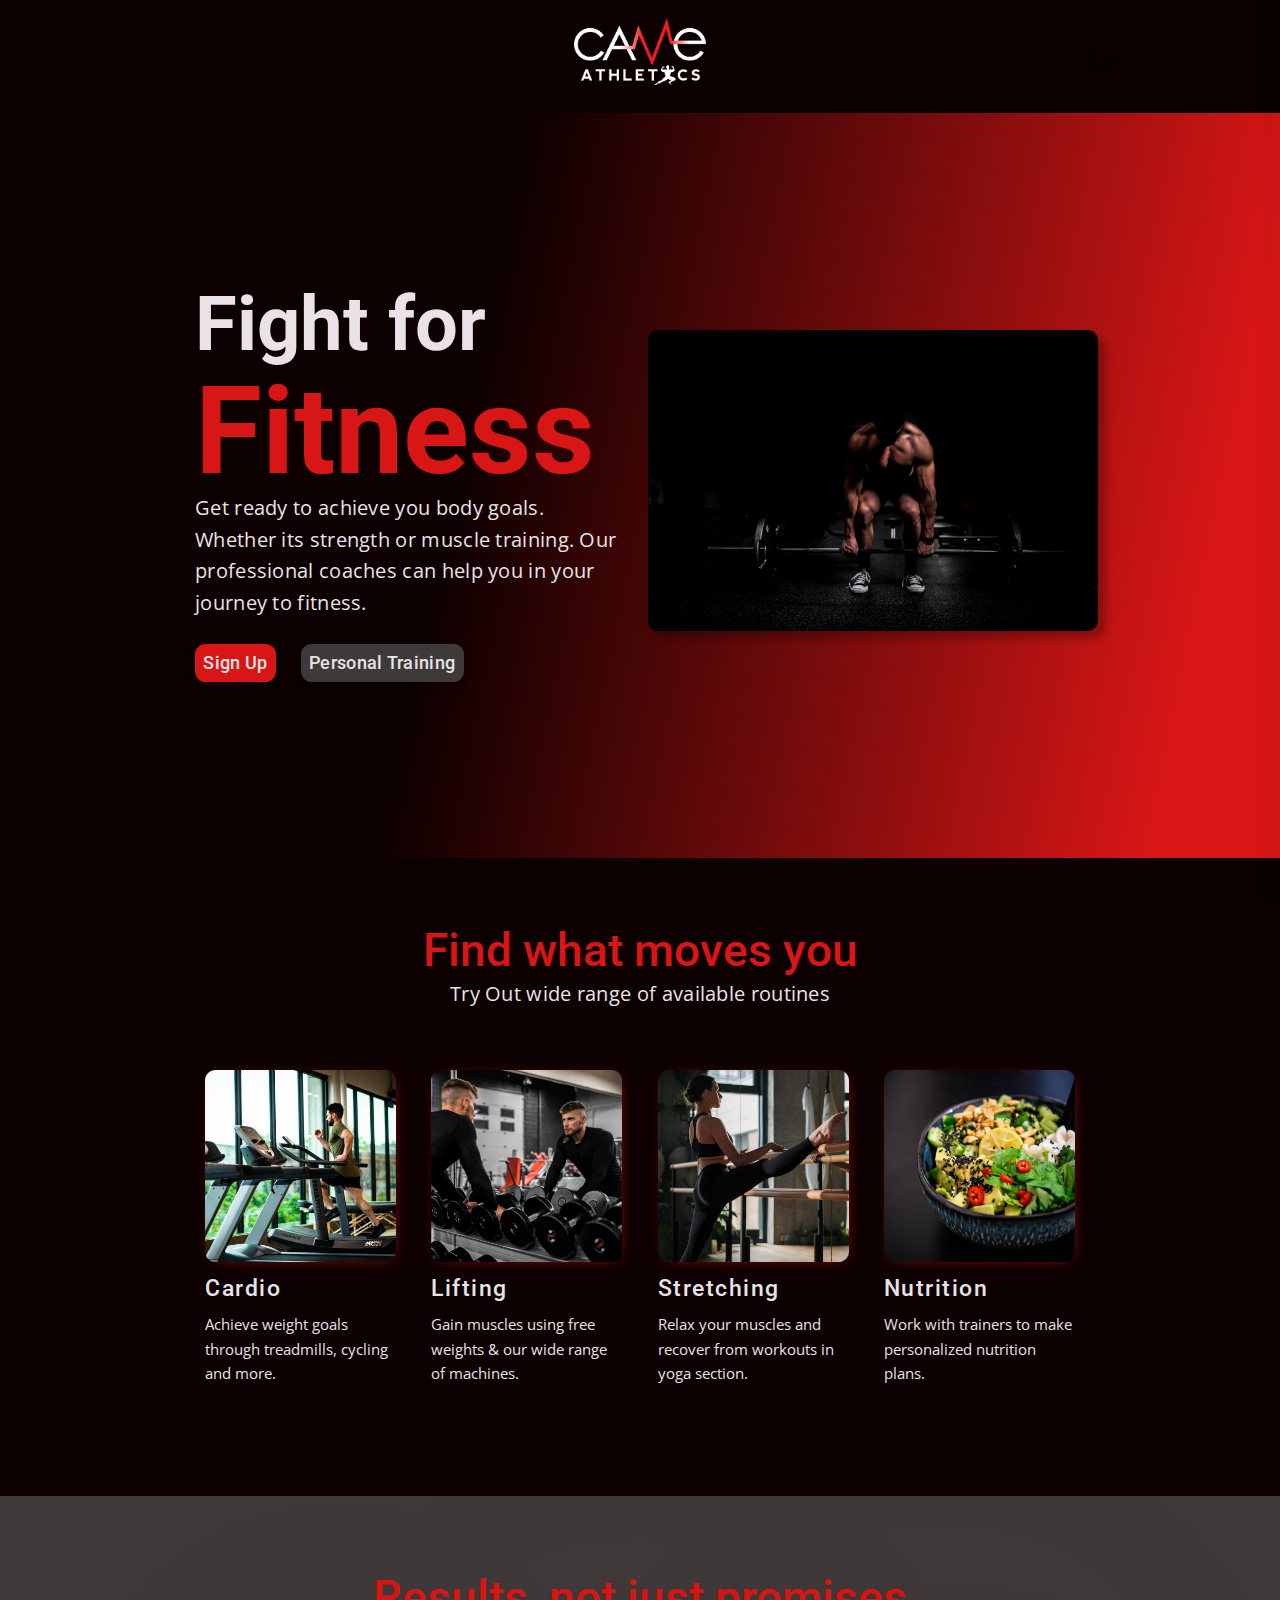
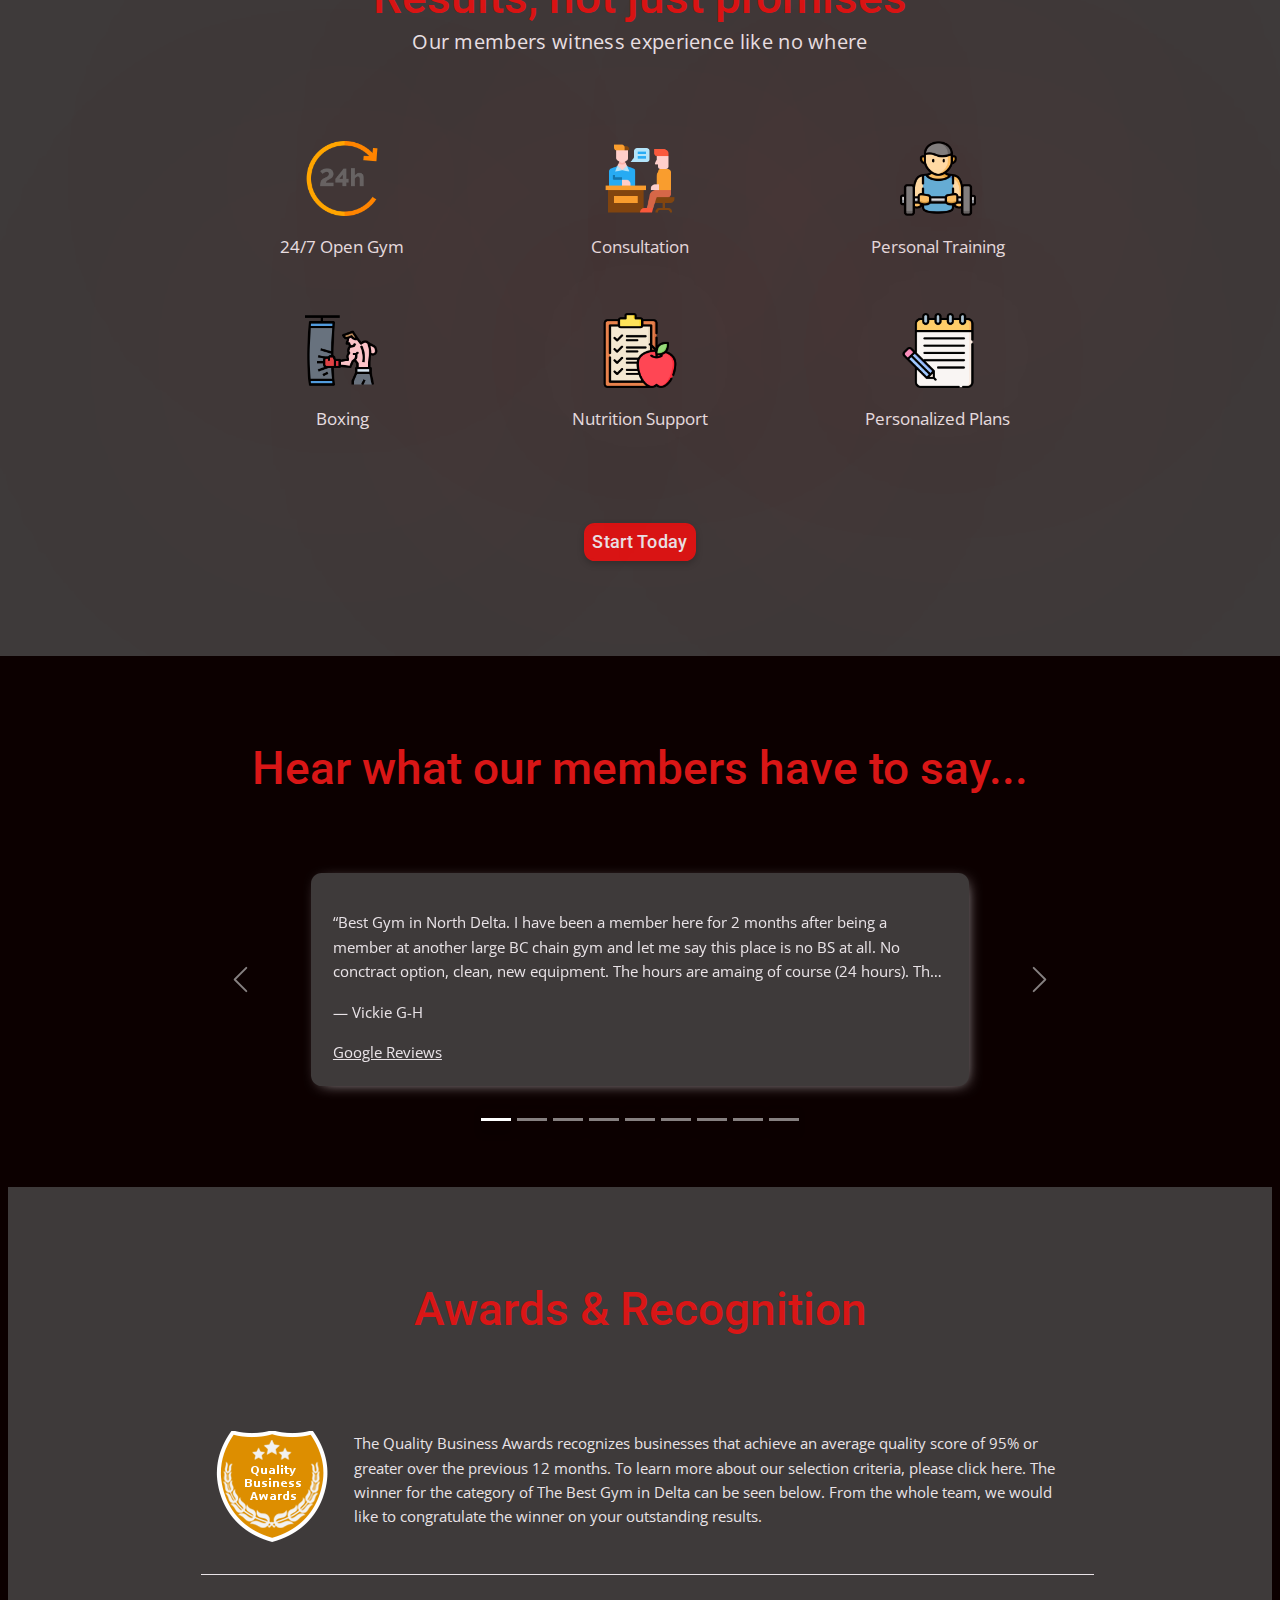
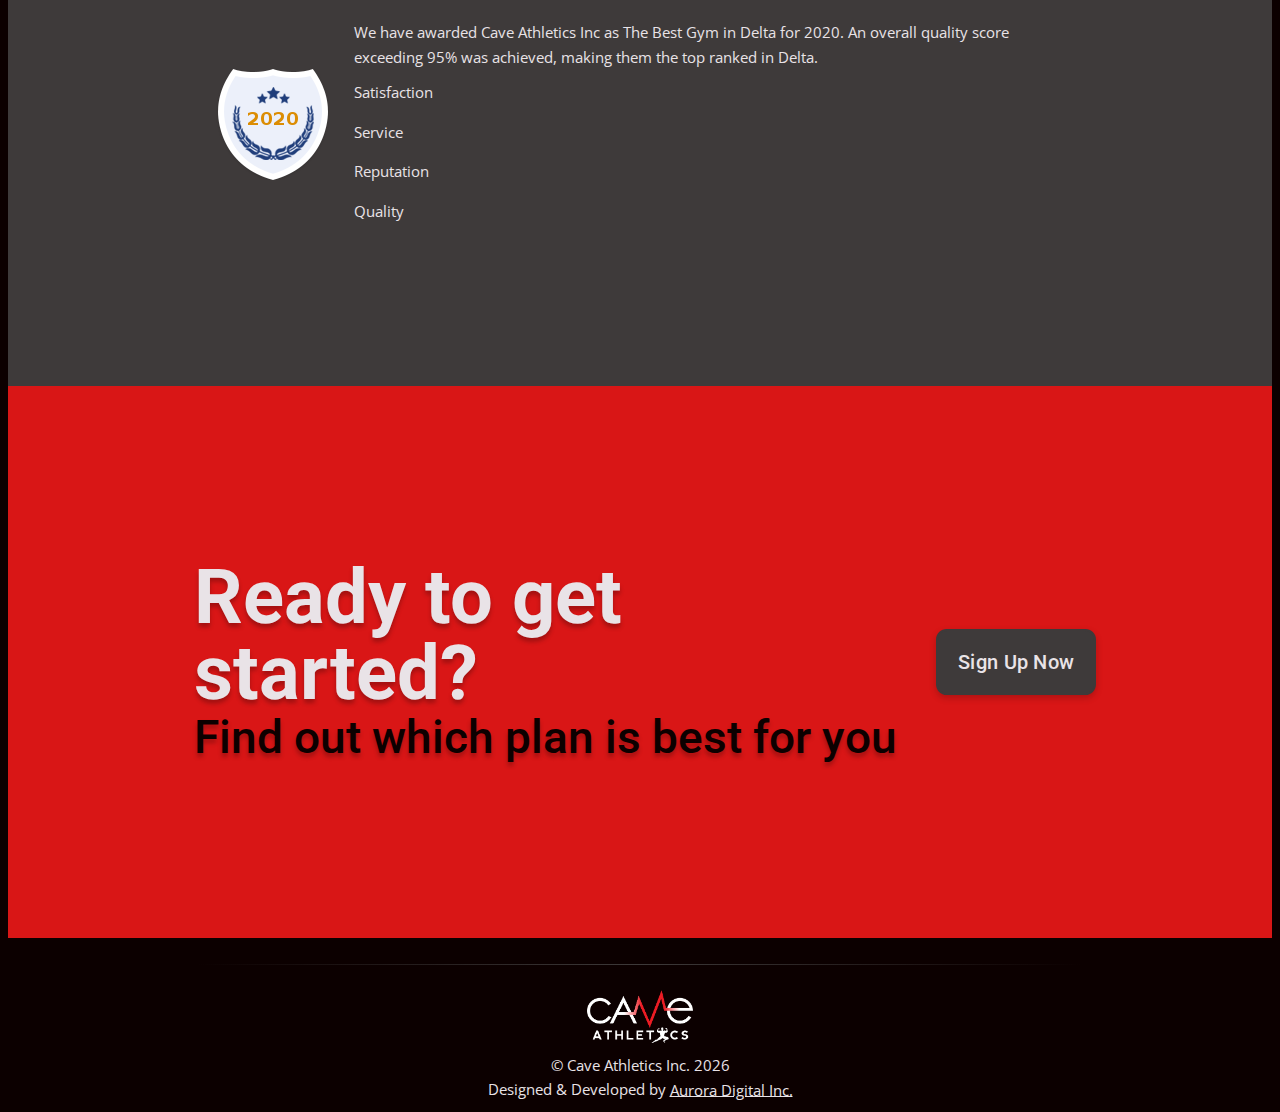
<file: index.html>
<!DOCTYPE html>
<html lang="en">
<head>
    <meta charset="UTF-8">
    <meta http-equiv="X-UA-Compatible" content="IE=edge">
    <meta name="google-site-verification" content="sxgr53rz-kWr8BhhiUSo6igvkqZaVdwkjV13hT8g4FI" />
    <meta name="google-site-verification" content="i2y8y-N7UCEtUu8TQs43aBZeSVRgyOuadppDE0Oa8GM" />
    <meta name="viewport" content="width=device-width, initial-scale=1.0">
    <meta name="description" content="Awarded Best Gym in Delta. Experience world class equipment at Cave Athletics.">
    <meta name="keywords" content="24/7 Gym, Gym in Delta, Gym near me, Gym, Best Gym">
    <meta name=”robots” content="index, follow">
    <title>Cave Athletics</title>
    <link rel="icon" type="image/png" href="./assets/images/logo/icon.png">

    <link rel="stylesheet" href="https://cdnjs.cloudflare.com/ajax/libs/font-awesome/5.15.3/css/all.min.css" integrity="sha512-iBBXm8fW90+nuLcSKlbmrPcLa0OT92xO1BIsZ+ywDWZCvqsWgccV3gFoRBv0z+8dLJgyAHIhR35VZc2oM/gI1w==" crossorigin="anonymous" referrerpolicy="no-referrer" />
    
    <link rel="stylesheet" href="./utility/bootstrap-5.0.1-dist/css/bootstrap_wrapper.css">
    <link rel="stylesheet" href="./utility/main.css">
    <link rel="stylesheet" href="./navbar.css">
    <link rel="stylesheet" href="./footer.css">
    <link rel="stylesheet" href="./index.css">
</head>
<body>
    <!-- Navbar -->
    <nav id="navbar" class="navbar-container container container-flex-row container-span-width">
        <div class="logo-image-container container">
            <img src="./assets/images/logo/white_logo.png" alt="Cave Athletics Logo White" onclick="redirectHomePage()">
        </div>
  
        <div class="page-links-container container container-flex-row">
          <a href="/" class="active-link">Home</a>
          <!-- <a href="/plans.html" class="inactive-link">Plans</a> -->
          <a href="/personal-training.html" class="inactive-link">Personal Training</a>
          <a href="/boxing.html" class="inactive-link">Boxing</a>
          <a href="/gallery.html" class="inactive-link">Gallery</a>
          <a href="/contact.html" class="inactive-link">Contact Us</a>
          <a href="/faq.html" class="inactive-link">FAQs</a>
          <a href="/store.html" class="inactive-link">Store</a>
        </div>

        <div class="btn-container container">
            <button class="primary-btn">
                <a href="./plans.html">Sign Up</a>
            </button>
        </div>

        <div id="expand-nav-btn" class="side-nav-open-btn-container container">
            <button onclick="expand_side_nav()">
                <i class="fas fa-bars fa-2x"></i>
            </button>
        </div>
    </nav>

    <div class="sidenav-wrapping-container"></div>
    <div id="sidenav" class="sidenav-container container-flex-column container-span-width">
        <div class="logo-image-container container container-flex-row">
            <img src="./assets/images/logo/black_logo.png" alt="Cave Athletics Logo White">

            <div id="collapse-nav-btn" class="side-nav-close-btn-container container">
                <button onclick="collapse_side_nav()">
                    <i class="fas fa-times fa-lg"></i>
                </button>
            </div>
        </div>
  
        <div class="page-links-container container container-flex-column">
          <a href="/" class="active-link sub-heading text-shadow">Home</a>
          <!-- <a href="/plans.html" class="inactive-link sub-heading text-shadow">Plans</a> -->
          <a href="/personal-training.html" class="inactive-link sub-heading text-shadow">Personal Training</a>
          <a href="/boxing.html" class="inactive-link sub-heading text-shadow">Boxing</a>
          <a href="/gallery.html" class="inactive-link sub-heading text-shadow">Gallery</a>
          <a href="/contact.html" class="inactive-link sub-heading text-shadow">Contact Us</a>
          <a href="/faq.html" class="inactive-link sub-heading text-shadow">FAQs</a>
          <a href="/store.html" class="inactive-link sub-heading text-shadow">Store</a>
        </div>

        <div class="btn-container container">
            <button class="primary-btn">
                <a href="./plans.html" class="text-shadow sub-heading">Sign Up Today</a>
            </button>
        </div>
    </div>

    <!-- Main -->
    <main>
        <div class="tag-line-wrapping-container container">
            <div class="tag-line-container container container-parent container-flex-row container-span-width">
                <div class="tag-line container container-flex-column">
                    <p class="big-heading-1">Fight for</p>
                    <p class="big-heading-2 primary-color-text">Fitness</p>
                    <p class="sub-heading">
                        Get ready to achieve you body goals. Whether its strength or muscle training. Our professional coaches can help you in your journey to fitness. 
                    </p>
                    <div class="btn-container container container-flew-row">
                        <button class="primary-btn">
                            <a href="./plans.html">Sign Up</a>
                        </button>
                        <button class="secondary-btn">
                            <a href="./personal-training.html">Personal Training</a>
                        </button>
                    </div>
                </div>
                <div class="image-container container">
                    <img src="./assets/images/tag-line-image.jpg" alt="Bodybuilder performing deadlifts">
                </div>
            </div>
        </div>

        <div class="service-view-container container container-parent container-span-width">
            <div class="heading-container container container-center">
                <p class="heading text-center primary-color-text">Find what moves you</p>
                <p class="sub-heading text-center">Try Out wide range of available routines</p>
            </div>

            <div class="routine-container container container-flex-row">
                <div class="routine container">
                    <img src="./assets/images/cardio.jpg" alt="Runner on treadmill">
                    <p class="text-heading">Cardio</p>
                    <p class="text-sub-heading">Achieve weight goals through treadmills, cycling and more.</p>
                </div>
                <div class="routine container">
                    <img src="./assets/images/weight-lifting.jpg" alt="Bodybuilder lifting free weights">
                    <p class="text-heading">Lifting</p>
                    <p class="text-sub-heading">Gain muscles using free weights & our wide range of machines.</p>
                </div>
                <div class="routine container">
                    <img src="./assets/images/streching.jpg" alt="Woman Stretching">
                    <p class="text-heading">Stretching</p>
                    <p class="text-sub-heading">Relax your muscles and recover from workouts in yoga section.</p>
                </div>
                <div class="routine container">
                    <img src="./assets/images/nutrition.jpg" alt="Healthy Salad bowl">
                    <p class="text-heading">Nutrition</p>
                    <p class="text-sub-heading">Work with trainers to make personalized nutrition plans.</p>
                </div>
            </div>
        </div>

        <div class="results-promise-wrapping-container container">
            <div class="results-promise-container container container-parent container-span-width">
                <div class="heading-container container container-center">
                    <p class="heading text-center primary-color-text">Results, not just promises</p>
                    <p class="sub-heading text-center">Our members witness experience like no where</p>
                </div>
    
                <div class="promise-container container container-parent container-flex-row">
                    <div class="promise container">
                        <img src="./assets/images/24-hours.png" alt="24/7 Open Sign">
                        <p class="text-sub-heading text-center">24/7 Open Gym</p>
                    </div>
                    <div class="promise container">
                        <img src="./assets/images/consulting.png" alt="Office consultation">
                        <p class="text-sub-heading text-center">Consultation</p>
                    </div>
                    <div class="promise container">
                        <img src="./assets/images/weight-lifting.png" alt="Wight lifiting Personal">
                        <p class="text-sub-heading text-center">Personal Training</p>
                    </div>
                    <div class="promise container">
                        <img src="./assets/images/boxing.png" alt="Boxing Practice">
                        <p class="text-sub-heading text-center">Boxing</p>
                    </div>
                    <div class="promise container">
                        <img src="./assets/images/plan.png" alt="Nutrition Plans">
                        <p class="text-sub-heading text-center">Nutrition Support</p>
                    </div>
                    <div class="promise container">
                        <img src="./assets/images/pencil.png" alt="Personlized Plans">
                        <p class="text-sub-heading text-center">Personalized Plans</p>
                    </div>
                </div>

                <button class="primary-btn">
                    <a href="./plans.html">Start Today</a>
                </button>
            </div>
        </div>

        <div class="review-container container container-parent container-span-width">
            <p class="heading text-center primary-color-text">Hear what our members have to say...</p>
            
            <div class="bootstrap">
                
                <div id="carouselExampleControls" class="carousel slide" data-bs-ride="carousel" data-bs-interval=7000>    
                    <div class="carousel-indicators">
                        <button type="button" data-bs-target="#carouselExampleControls" data-bs-slide-to="0" class="active" aria-current="true" aria-label="Slide 1"></button>
                        <button type="button" data-bs-target="#carouselExampleControls" data-bs-slide-to="1" aria-label="Slide 2"></button>
                        <button type="button" data-bs-target="#carouselExampleControls" data-bs-slide-to="2" aria-label="Slide 3"></button>
                        <button type="button" data-bs-target="#carouselExampleControls" data-bs-slide-to="3" aria-label="Slide 4"></button>
                        <button type="button" data-bs-target="#carouselExampleControls" data-bs-slide-to="4" aria-label="Slide 5"></button>
                        <button type="button" data-bs-target="#carouselExampleControls" data-bs-slide-to="5" aria-label="Slide 6"></button>
                        <button type="button" data-bs-target="#carouselExampleControls" data-bs-slide-to="6" aria-label="Slide 7"></button>
                        <button type="button" data-bs-target="#carouselExampleControls" data-bs-slide-to="7" aria-label="Slide 8"></button>
                        <button type="button" data-bs-target="#carouselExampleControls" data-bs-slide-to="8" aria-label="Slide 9"></button>
                    </div>
                    
                    <div class="carousel-inner">
                        <div class="carousel-item active">
                            <div class="review container container-center container-clr-bg-secondary">
                                <p id="reviewer-text" class="text-sub-heading">
                                    “Best Gym in North Delta. I have been a member here for 2 months after being a member at another large BC chain gym and let me say this place is no BS at all. No conctract option, clean, new equipment. The hours are amaing of course (24 hours). The place is clean, the equipment is fantastic for lifters and cardio lovers. I usually go to the gym around 8-9 am or 7-8pm and the gym is never too crowded. I wish they had a hip abduction machine though.”
                                </p>
                                <p id="reviewer-name" class="text-sub-heading">— Vickie G-H</p>
                
                                <div class="star-ratings">
                                    <i class="fas fa-star"></i>
                                    <i class="fas fa-star"></i>
                                    <i class="fas fa-star"></i>
                                    <i class="fas fa-star"></i>
                                    <i class="fas fa-star"></i>
                                </div>
                                <p class="text-sub-heading ratings-source">
                                    <a href="https://www.google.com/search?gs_ssp=eJzj4tVP1zc0TDeryDMtzDM1YLRSNagwNbEwTbFMTTJMMTcwS01MsjKoSEpJMzO2MEszN7M0Mk-zTPTiS04sS1VILMnISS3JTC4GAMGzFQk&q=cave+athletics&rlz=1C5CHFA_enIN917IN917&oq=cave+&aqs=chrome.1.69i57j46i39i175i199j46i175i199j46i131i175i199i433j0i433j69i60l3.2136j0j7&sourceid=chrome&ie=UTF-8#lrd=0x5485d9eb1d706eab:0xbdf6386f76927f9a,1,,," target="_blank">
                                        Google Reviews
                                    </a> 
                                </p>
                            </div>
                        </div>
                        <div class="carousel-item">
                            <div class="review container container-center container-clr-bg-secondary">
                                <p id="reviewer-text" class="text-sub-heading">
                                    “I m sharing my views about this place to let you all know that this is the best place for work out . Super friendly staff n very hard-working . Love them all . I came here to get rid from depression and my trainer is amazing . She is training me very well . Thank you so much Sapna😍.”
                                </p>
                                <p id="reviewer-name" class="text-sub-heading">— Rajvir Phagura</p>
                
                                <div class="star-ratings">
                                    <i class="fas fa-star"></i>
                                    <i class="fas fa-star"></i>
                                    <i class="fas fa-star"></i>
                                    <i class="fas fa-star"></i>
                                    <i class="fas fa-star"></i>
                                </div>
                                <p class="text-sub-heading ratings-source">
                                    <a href="https://www.google.com/search?gs_ssp=eJzj4tVP1zc0TDeryDMtzDM1YLRSNagwNbEwTbFMTTJMMTcwS01MsjKoSEpJMzO2MEszN7M0Mk-zTPTiS04sS1VILMnISS3JTC4GAMGzFQk&q=cave+athletics&rlz=1C5CHFA_enIN917IN917&oq=cave+&aqs=chrome.1.69i57j46i39i175i199j46i175i199j46i131i175i199i433j0i433j69i60l3.2136j0j7&sourceid=chrome&ie=UTF-8#lrd=0x5485d9eb1d706eab:0xbdf6386f76927f9a,1,,," target="_blank">
                                        Google Reviews
                                    </a> 
                                </p>
                            </div>
                        </div>
                        <div class="carousel-item">
                            <div class="review container container-center container-clr-bg-secondary">
                                <p id="reviewer-text" class="text-sub-heading">
                                    “I moved from Saskatchewan a year back . Joined the gym exactly one year back and I am so happy at my decision to join this. Easily approachable, very friendly and thorogh professional staff. Great ambience. The equippment is upto mark. They give personal training sessions too. Guide about diet too. I have certain physical limitations so my sessions are planned well according to these. Would recommend it highly.”
                                </p>
                                <p id="reviewer-name" class="text-sub-heading">— Navjit Jhand</p>
                
                                <div class="star-ratings">
                                    <i class="fas fa-star"></i>
                                    <i class="fas fa-star"></i>
                                    <i class="fas fa-star"></i>
                                    <i class="fas fa-star"></i>
                                    <i class="fas fa-star"></i>
                                </div>
                                <p class="text-sub-heading ratings-source">
                                    <a href="https://www.google.com/search?gs_ssp=eJzj4tVP1zc0TDeryDMtzDM1YLRSNagwNbEwTbFMTTJMMTcwS01MsjKoSEpJMzO2MEszN7M0Mk-zTPTiS04sS1VILMnISS3JTC4GAMGzFQk&q=cave+athletics&rlz=1C5CHFA_enIN917IN917&oq=cave+&aqs=chrome.1.69i57j46i39i175i199j46i175i199j46i131i175i199i433j0i433j69i60l3.2136j0j7&sourceid=chrome&ie=UTF-8#lrd=0x5485d9eb1d706eab:0xbdf6386f76927f9a,1,,," target="_blank">
                                        Google Reviews
                                    </a> 
                                </p>
                            </div>
                        </div>
                        <div class="carousel-item">
                            <div class="review container container-center container-clr-bg-secondary">
                                <p id="reviewer-text" class="text-sub-heading">
                                    “Excellent place to lift off the daily stress. It's a adequate place for lifters with moderate equipment. Highly recommended. In last 3 years, I tried other gym around here too but the Cave Athletics hygiene/standards are extreme- Kuddos to staff. Great work.”
                                </p>
                                <p id="reviewer-name" class="text-sub-heading">— Navdeep Singh Chattha</p>
                
                                <div class="star-ratings">
                                    <i class="fas fa-star"></i>
                                    <i class="fas fa-star"></i>
                                    <i class="fas fa-star"></i>
                                    <i class="fas fa-star"></i>
                                    <i class="fas fa-star"></i>
                                </div>
                                <p class="text-sub-heading ratings-source">
                                    <a href="https://www.google.com/search?gs_ssp=eJzj4tVP1zc0TDeryDMtzDM1YLRSNagwNbEwTbFMTTJMMTcwS01MsjKoSEpJMzO2MEszN7M0Mk-zTPTiS04sS1VILMnISS3JTC4GAMGzFQk&q=cave+athletics&rlz=1C5CHFA_enIN917IN917&oq=cave+&aqs=chrome.1.69i57j46i39i175i199j46i175i199j46i131i175i199i433j0i433j69i60l3.2136j0j7&sourceid=chrome&ie=UTF-8#lrd=0x5485d9eb1d706eab:0xbdf6386f76927f9a,1,,," target="_blank">
                                        Google Reviews
                                    </a> 
                                </p>
                            </div>
                        </div>
                        <div class="carousel-item">
                            <div class="review container container-center container-clr-bg-secondary">
                                <p id="reviewer-text" class="text-sub-heading">
                                    “Excelente place to workout. Special ergonomic equipment, makes the difference between other usual machines. Spacious place to stretch and a very complete dumbbell set. Definitely, it is an awesome gym to do your best. The costumer service are nice gentle, respectful.”
                                </p>
                                <p id="reviewer-name" class="text-sub-heading">— Andrés García Molina</p>
                
                                <div class="star-ratings">
                                    <i class="fas fa-star"></i>
                                    <i class="fas fa-star"></i>
                                    <i class="fas fa-star"></i>
                                    <i class="fas fa-star"></i>
                                    <i class="fas fa-star"></i>
                                </div>
                                <p class="text-sub-heading ratings-source">
                                    <a href="https://www.google.com/search?gs_ssp=eJzj4tVP1zc0TDeryDMtzDM1YLRSNagwNbEwTbFMTTJMMTcwS01MsjKoSEpJMzO2MEszN7M0Mk-zTPTiS04sS1VILMnISS3JTC4GAMGzFQk&q=cave+athletics&rlz=1C5CHFA_enIN917IN917&oq=cave+&aqs=chrome.1.69i57j46i39i175i199j46i175i199j46i131i175i199i433j0i433j69i60l3.2136j0j7&sourceid=chrome&ie=UTF-8#lrd=0x5485d9eb1d706eab:0xbdf6386f76927f9a,1,,," target="_blank">
                                        Google Reviews
                                    </a> 
                                </p>
                            </div>
                        </div>
                        <div class="carousel-item">
                            <div class="review container container-center container-clr-bg-secondary">
                                <p id="reviewer-text" class="text-sub-heading">
                                    “I love this location! Great workouts, exceptional and friendly staff and trainers that are great across the board. I love that they know my capabilities and push me harder when I need it.”
                                </p>
                                <p id="reviewer-name" class="text-sub-heading">— Josh Ingram</p>
                
                                <div class="star-ratings">
                                    <i class="fas fa-star"></i>
                                    <i class="fas fa-star"></i>
                                    <i class="fas fa-star"></i>
                                    <i class="fas fa-star"></i>
                                    <i class="fas fa-star"></i>
                                </div>
                                <p class="text-sub-heading ratings-source">
                                    <a href="https://www.google.com/search?gs_ssp=eJzj4tVP1zc0TDeryDMtzDM1YLRSNagwNbEwTbFMTTJMMTcwS01MsjKoSEpJMzO2MEszN7M0Mk-zTPTiS04sS1VILMnISS3JTC4GAMGzFQk&q=cave+athletics&rlz=1C5CHFA_enIN917IN917&oq=cave+&aqs=chrome.1.69i57j46i39i175i199j46i175i199j46i131i175i199i433j0i433j69i60l3.2136j0j7&sourceid=chrome&ie=UTF-8#lrd=0x5485d9eb1d706eab:0xbdf6386f76927f9a,1,,," target="_blank">
                                        Google Reviews
                                    </a> 
                                </p>
                            </div>
                        </div>
                        <div class="carousel-item">
                            <div class="review container container-center container-clr-bg-secondary">
                                <p id="reviewer-text" class="text-sub-heading">
                                    “Great facility with the nicest, most helpful staff. Has all the right equipment regardless of how advanced you are with your training. Since it is a 24-hr facility, I no longer need to worry about how late I can train. Also has open space to stretch and do some high intensity interval training without weights if needed. Best gym in the Surrey/Delta area, and I've trained at most of them over the past 18 yrs.”
                                </p>
                                <p id="reviewer-name" class="text-sub-heading">— Harj Dhaliwal</p>
                
                                <div class="star-ratings">
                                    <i class="fas fa-star"></i>
                                    <i class="fas fa-star"></i>
                                    <i class="fas fa-star"></i>
                                    <i class="fas fa-star"></i>
                                    <i class="fas fa-star"></i>
                                </div>
                                <p class="text-sub-heading ratings-source">
                                    <a href="https://www.google.com/search?gs_ssp=eJzj4tVP1zc0TDeryDMtzDM1YLRSNagwNbEwTbFMTTJMMTcwS01MsjKoSEpJMzO2MEszN7M0Mk-zTPTiS04sS1VILMnISS3JTC4GAMGzFQk&q=cave+athletics&rlz=1C5CHFA_enIN917IN917&oq=cave+&aqs=chrome.1.69i57j46i39i175i199j46i175i199j46i131i175i199i433j0i433j69i60l3.2136j0j7&sourceid=chrome&ie=UTF-8#lrd=0x5485d9eb1d706eab:0xbdf6386f76927f9a,1,,," target="_blank">
                                        Google Reviews
                                    </a> 
                                </p>
                            </div>
                        </div>
                        <div class="carousel-item">
                            <div class="review container container-center container-clr-bg-secondary">
                                <p id="reviewer-text" class="text-sub-heading">
                                    “Awesome well equipped gym. It is open 24/7 and that is real convenience for people who works till late. I love working out at cave.”
                                </p>
                                <p id="reviewer-name" class="text-sub-heading">— Max Rayan</p>
                
                                <div class="star-ratings">
                                    <i class="fas fa-star"></i>
                                    <i class="fas fa-star"></i>
                                    <i class="fas fa-star"></i>
                                    <i class="fas fa-star"></i>
                                    <i class="fas fa-star"></i>
                                </div>
                                <p class="text-sub-heading ratings-source">
                                    <a href="https://www.google.com/search?gs_ssp=eJzj4tVP1zc0TDeryDMtzDM1YLRSNagwNbEwTbFMTTJMMTcwS01MsjKoSEpJMzO2MEszN7M0Mk-zTPTiS04sS1VILMnISS3JTC4GAMGzFQk&q=cave+athletics&rlz=1C5CHFA_enIN917IN917&oq=cave+&aqs=chrome.1.69i57j46i39i175i199j46i175i199j46i131i175i199i433j0i433j69i60l3.2136j0j7&sourceid=chrome&ie=UTF-8#lrd=0x5485d9eb1d706eab:0xbdf6386f76927f9a,1,,," target="_blank">
                                        Google Reviews
                                    </a> 
                                </p>
                            </div>
                        </div>
                        <div class="carousel-item">
                            <div class="review container container-center container-clr-bg-secondary">
                                <p id="reviewer-text" class="text-sub-heading">
                                    “My experience at this has been awesome since i joined it. it's never too crowded and they have everything i need with reasonable price of membership.”
                                </p>
                                <p id="reviewer-name" class="text-sub-heading">— Simran Kaur</p>
                
                                <div class="star-ratings">
                                    <i class="fas fa-star"></i>
                                    <i class="fas fa-star"></i>
                                    <i class="fas fa-star"></i>
                                    <i class="fas fa-star"></i>
                                    <i class="fas fa-star"></i>
                                </div>
                                <p class="text-sub-heading ratings-source">
                                    <a href="https://www.google.com/search?gs_ssp=eJzj4tVP1zc0TDeryDMtzDM1YLRSNagwNbEwTbFMTTJMMTcwS01MsjKoSEpJMzO2MEszN7M0Mk-zTPTiS04sS1VILMnISS3JTC4GAMGzFQk&q=cave+athletics&rlz=1C5CHFA_enIN917IN917&oq=cave+&aqs=chrome.1.69i57j46i39i175i199j46i175i199j46i131i175i199i433j0i433j69i60l3.2136j0j7&sourceid=chrome&ie=UTF-8#lrd=0x5485d9eb1d706eab:0xbdf6386f76927f9a,1,,," target="_blank">
                                        Google Reviews
                                    </a> 
                                </p>
                            </div>
                        </div>
                    </div>
                    <button class="carousel-control-prev" type="button" data-bs-target="#carouselExampleControls" data-bs-slide="prev">
                      <span class="carousel-control-prev-icon" aria-hidden="true"></span>
                      <span class="visually-hidden">Previous</span>
                    </button>
                    <button class="carousel-control-next" type="button" data-bs-target="#carouselExampleControls" data-bs-slide="next">
                      <span class="carousel-control-next-icon" aria-hidden="true"></span>
                      <span class="visually-hidden">Next</span>
                    </button>
                  </div>
            </div>
        </div>

        <div class="awards-recognition-wrapping-container container">
            <div class="awards-recognition-container container container-parent container-span-width">
                <p class="heading text-center primary-color-text">Awards & Recognition</p>
    
                <div class="awards-container container container-parent container-flex-row">
                    <div class="award container container-flex-row">
                        <img src="./assets/images/award_1.png" alt="Award#1">
                        <div class="award-description">
                            <p class="text-sub-heading">
                                The Quality Business Awards recognizes businesses that achieve an average quality score of 95% or greater over the previous 12 months. To learn more about our selection criteria, please click here. The winner for the category of The Best Gym in Delta can be seen below. From the whole team, we would like to congratulate the winner on your outstanding results.
                            </p>
                        </div>
                    </div>
    
                    <div class="award container container-flex-row">
                        <img src="./assets/images/award_2.png" alt="Award#2">
                        <div class="award-description">
                            <p class="text-sub-heading">
                                We have awarded Cave Athletics Inc as The Best Gym in Delta for 2020. An overall quality score exceeding 95% was achieved, making them the top ranked in Delta.
                            </p>
                            <div class="star-ratings">
                                <p class="text-sub-heading">Satisfaction</p>
                                <i class="fas fa-star"></i>
                                <i class="fas fa-star"></i>
                                <i class="fas fa-star"></i>
                                <i class="fas fa-star"></i>
                                <i class="fas fa-star"></i>
                            </div>
                            <div class="star-ratings">
                                <p class="text-sub-heading">Service</p>
                                <i class="fas fa-star"></i>
                                <i class="fas fa-star"></i>
                                <i class="fas fa-star"></i>
                                <i class="fas fa-star"></i>
                                <i class="fas fa-star"></i>
                            </div>
                            <div class="star-ratings">
                                <p class="text-sub-heading">Reputation</p>
                                <i class="fas fa-star"></i>
                                <i class="fas fa-star"></i>
                                <i class="fas fa-star"></i>
                                <i class="fas fa-star"></i>
                                <i class="fas fa-star"></i>
                            </div>   
                            <div class="star-ratings">
                                <p class="text-sub-heading">Quality</p>
                                <i class="fas fa-star"></i>
                                <i class="fas fa-star"></i>
                                <i class="fas fa-star"></i>
                                <i class="fas fa-star"></i>
                                <i class="fas fa-star"></i>
                            </div>        
                        </div>
                    </div>
                </div>
            </div>
        </div>

        <div class="sign-up-wrapping-container container">
            <div class="sign-up-container container container-flex-row container-span-width">
                <div class="sign-up-text container container-parent">
                    <p class="big-heading-1">Ready to get started?</p>
                    <p class="heading">Find out which plan is best for you</p>
                </div>
                <button class="secondary-btn">
                    <a href="./plans.html">Sign Up Now</a>
                </button>
            </div>
        </div>

        <!-- <div class="safety-container container container-parent container-span-width">
            <p class="heading text-center">Learn how we are ensuring <span class="primary-color-text">safety</span> during COVID19</p>
            <div class="safety-measures container container-parent container-clr-bg-secondary">
                <ul>
                    <li class="text-sub-heading">One staff member will be doing thermal screening at the front door.</li> 
                    <li class="text-sub-heading">Everyone will be required to maintain social distancing between themselves and others (inside or waiting outside).</li>
                    <li class="text-sub-heading">Number of people allowed in the gym at a time is limited to 30.</li>
                    <li class="text-sub-heading">All equipment and machines will be disinfected by staff every 30 minutes.</li>
                    <li class="text-sub-heading">We have increased the number of disinfectant stations for our members and all members are also required to clean the machines/equipment after each use.</li>
                    <li class="text-sub-heading">Some of the treadmills will be powered off to maintain social distancing.</li>
                    <li class="text-sub-heading">All machines have been re-arranged in the facility to maintain social distancing.</li>
                    <li class="text-sub-heading">As per Vancouver Fraser Health guideline the water dispenser has been removed.</li>
                    <li class="text-sub-heading">All members are encouraged to bring their own water bottle (with water in it ofcourse 😎).</li>
                    <li class="text-sub-heading">Seniors(above age of 50) are encouraged to use the facility between 7am - 12pm.</li>
                    <li class="text-sub-heading">If you are planning to bring kids with you then you will need to make advance arrangements on the phone with our Customer Service Representative.</li>
                    <li class="text-sub-heading">Anyone with symptoms of COVID-19(flu, fever, cough) will not be permitted to enter the facility.</li>
                </ul>
            </div>
        </div> -->
    </main>

    <!-- Footer -->
    <footer>
        <div class="copyright-container container">
            <hr>
            <div class="logo-image-container container">
                <img src="./assets/images/logo/white_logo.png" alt="Cave Athletics Logo White">
            </div>
            <p class="text-sub-heading">
                © Cave Athletics Inc. 
                <script>document.write(new Date().getFullYear())</script>
            </p>
            <p class="text-sub-heading">
                Designed & Developed by
                <a href="https://www.auroradigital.info/" class="inactive-link" target="_blank">Aurora Digital Inc.</a>
            </p>
        </div>
    </footer>

    <!-- Script -->
    <Script></Script>
    <Script src="./navbar.js"></Script>
    <script src="https://cdn.jsdelivr.net/npm/bootstrap@5.0.1/dist/js/bootstrap.bundle.min.js" integrity="sha384-gtEjrD/SeCtmISkJkNUaaKMoLD0//ElJ19smozuHV6z3Iehds+3Ulb9Bn9Plx0x4" crossorigin="anonymous"></script>

</body>
</html>
</file>
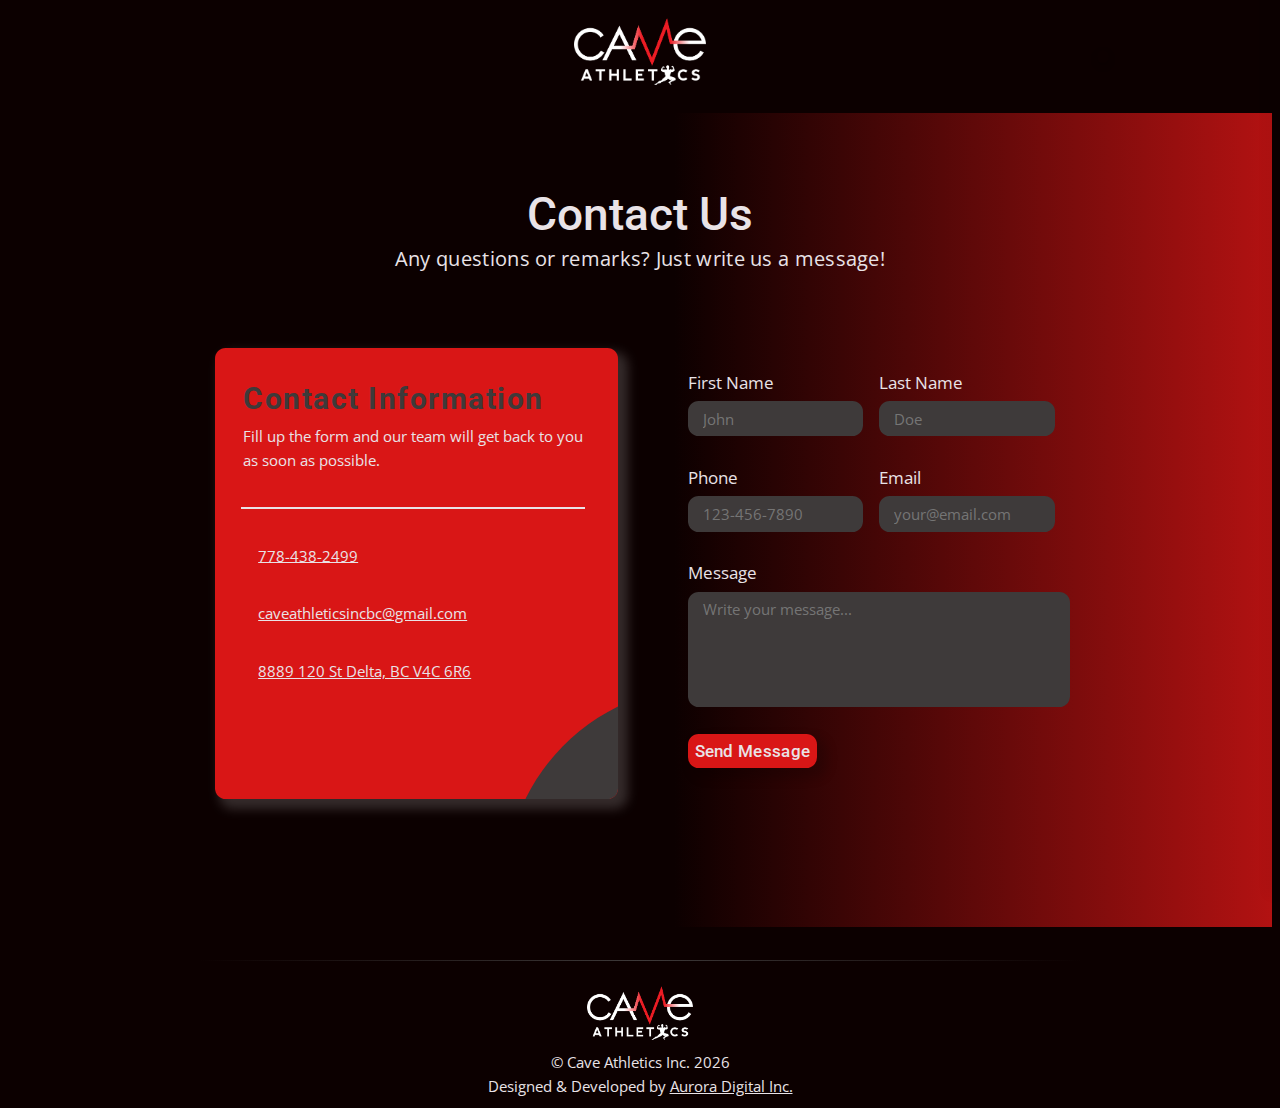
<file: contact.html>
<!DOCTYPE html>
<html lang="en">
<head>
    <meta charset="UTF-8">
    <meta http-equiv="X-UA-Compatible" content="IE=edge">
    <meta name="viewport" content="width=device-width, initial-scale=1.0">
    <meta name="description" content="Visit us or give us a call. We are open 24/7.">
    <meta name="keywords" content="24/7 Gym, Gym in Delta, Gym near me, Gym, Best Gym, Best gym equipment">
    <meta name=”robots” content="index, follow">
    <title>Cave Athletics | Contact Us</title>
    <link rel="icon" type="image/png" href="./assets/images/logo/icon.png">

    <link rel="stylesheet" href="https://cdnjs.cloudflare.com/ajax/libs/font-awesome/5.15.3/css/all.min.css" integrity="sha512-iBBXm8fW90+nuLcSKlbmrPcLa0OT92xO1BIsZ+ywDWZCvqsWgccV3gFoRBv0z+8dLJgyAHIhR35VZc2oM/gI1w==" crossorigin="anonymous" referrerpolicy="no-referrer" />

    <link rel="stylesheet" href="./utility/main.css">
    <link rel="stylesheet" href="./navbar.css">
    <link rel="stylesheet" href="./footer.css">
    <link rel="stylesheet" href="./contact.css">
</head>
<body>
    <!-- Navbar -->
    <nav id="navbar" class="navbar-container container container-flex-row container-span-width">
        <div class="logo-image-container container">
            <img src="./assets/images/logo/white_logo.png" alt="Cave Athletics Logo White" onclick="redirectHomePage()">
        </div>
  
        <div class="page-links-container container container-flex-row">
          <a href="/" class="inactive-link">Home</a>
          <!-- <a href="/plans.html" class="inactive-link">Plans</a> -->
          <a href="/personal-training.html" class="inactive-link">Personal Training</a>
          <a href="/boxing.html" class="inactive-link">Boxing</a>
          <a href="/gallery.html" class="inactive-link">Gallery</a>
          <a href="/contact.html" class="active-link">Contact Us</a>
          <a href="/faq.html" class="inactive-link">FAQs</a>
          <a href="/store.html" class="inactive-link">Store</a>
        </div>

        <div class="btn-container container">
            <button class="primary-btn">
                <a href="./plans.html">Sign Up</a>
            </button>
        </div>

        <div id="expand-nav-btn" class="side-nav-open-btn-container container">
            <button onclick="expand_side_nav()">
                <i class="fas fa-bars fa-2x"></i>
            </button>
        </div>
    </nav>

    <div class="sidenav-wrapping-container"></div>
    <div id="sidenav" class="sidenav-container container-flex-column container-span-width">
        <div class="logo-image-container container container-flex-row">
            <img src="./assets/images/logo/black_logo.png" alt="Cave Athletics Logo White">

            <div id="collapse-nav-btn" class="side-nav-close-btn-container container">
                <button onclick="collapse_side_nav()">
                    <i class="fas fa-times fa-lg"></i>
                </button>
            </div>
        </div>
  
        <div class="page-links-container container container-flex-column">
          <a href="/" class="active-link sub-heading text-shadow">Home</a>
          <!-- <a href="/plans.html" class="inactive-link sub-heading text-shadow">Plans</a> -->
          <a href="/personal-training.html" class="inactive-link sub-heading text-shadow">Personal Training</a>
          <a href="/boxing.html" class="inactive-link sub-heading text-shadow">Boxing</a>
          <a href="/gallery.html" class="inactive-link sub-heading text-shadow">Gallery</a>
          <a href="/contact.html" class="inactive-link sub-heading text-shadow">Contact Us</a>
          <a href="/faq.html" class="inactive-link sub-heading text-shadow">FAQs</a>
          <a href="/store.html" class="inactive-link sub-heading text-shadow">Store</a>
        </div>

        <div class="btn-container container">
            <button class="primary-btn">
                <a href="./plans.html" class="text-shadow sub-heading">Sign Up Today</a>
            </button>
        </div>
    </div>

   <!-- Main -->
    <main>
        <div class="contact-us-wrapping-container container">
            <div class="contact-us-container container container-parent container-span-width">
                <div class="heading-container container container-center">
                    <p class="heading text-center">Contact Us</p>
                    <p class="sub-heading text-center">Any questions or remarks? Just write us a message!</p>
                </div>

                <div class="contact-container container container-parent container-flex-row">
                    <div class="contact-info-container container">
                        <div class="heading-container container">
                            <p class="text-heading">Contact Information</p>
                            <p class="text-sub-heading">Fill up the form and our team will get back to you as soon as possible.</p>
                        </div>

                        <hr>

                        <div class="info-container container container-flex-column">
                            <p class="text-sub-heading">
                                <a href="tel:778-438-2499">
                                    <i class="fas fa-phone-alt fa-lg"></i>778-438-2499
                                </a>
                            </p>
                            <p class="text-sub-heading">
                                <a href="mailto:caveathleticsincbc@gmail.com">
                                    <i class="fas fa-envelope fa-lg"></i>caveathleticsincbc@gmail.com
                                </a>
                            </p>
                            <p class="text-sub-heading">                            
                                <a href="https://g.page/caveathleticsdelta?share" target="_blank">
                                    <i class="fas fa-map-marker-alt fa-lg"></i>8889 120 St Delta, BC V4C 6R6
                                </a>
                            </p>
                        </div>
                        <div class="social-media-container container container-flex-row">
                            <a href="https://www.facebook.com/caveathleticsdelta" target="_blank">
                                <i class="fab fa-facebook-square fa-lg"></i>
                            </a>
                            <a href="https://www.instagram.com/caveathleticsdelta/" target="_blank">
                                <i class="fab fa-instagram-square fa-lg"></i>
                            </a>
                        </div>

                        <img src="./assets/images/eclipse.svg" alt="">
                    </div>

                    <form class="contact-form-container container container-flex-column" action="mailto:caveathleticsincbc@gmail.com"
                    method="POST" enctype="text/plain" name="Contact Cave Athletics">
                        <div class="name-container container container-flex-row">
                            <div class="first-name form-field">
                                <label for="Contact First Name" class="text-sub-heading">First Name</label>
                                <input type="text" name="Contact First Name" class="text-sub-heading" placeholder="John" required>
                            </div>                  

                            <div class="last-name form-field">
                                <label for="Contact Last Name" class="text-sub-heading">Last Name</label>
                                <input type="text" name="Contact Last Name" class="text-sub-heading" placeholder="Doe" required>
                            </div>
                        </div>
                        <div class="phone-info-container container container-flex-row">
                            <div class="phone-number form-field">
                                <label for="Contact Phone Number" class="text-sub-heading">Phone</label>
                                <input type="tel" name="Contact Phone Number" class="text-sub-heading" placeholder="123-456-7890">
                            </div>                  

                            <div class="email form-field">
                                <label for="Contact Email" class="text-sub-heading">Email</label>
                                <input type="email" name="Contact Email" class="text-sub-heading" placeholder="your@email.com">
                            </div>
                        </div>
                        <div class="message-container container form-field">
                            <label for="Message" class="text-sub-heading">Message</label>
                            <textarea name="Message" id="message" cols="60" rows="5" class="text-sub-heading" placeholder="Write your message..."></textarea>
                        </div>

                        <button class="primary-btn" type="submit">Send Message</button>
                    </form>
                </div>

            </div>
        </div>
    </main>

    <!-- Footer -->
    <footer>
        <div class="copyright-container container">
            <hr>
            <div class="logo-image-container container">
                <img src="./assets/images/logo/white_logo.png" alt="Cave Athletics Logo White">
            </div>
            <p class="text-sub-heading">
                © Cave Athletics Inc. 
                <script>document.write(new Date().getFullYear())</script>
            </p>
            <p class="text-sub-heading">
                Designed & Developed by
                <a href="https://www.auroradigital.info/" class="inactive-link" target="_blank">Aurora Digital Inc.</a>
            </p>
        </div>
    </footer>

    <!-- Script -->
    <Script></Script>
    <Script src="./navbar.js"></Script>

</body>
</html>
</file>
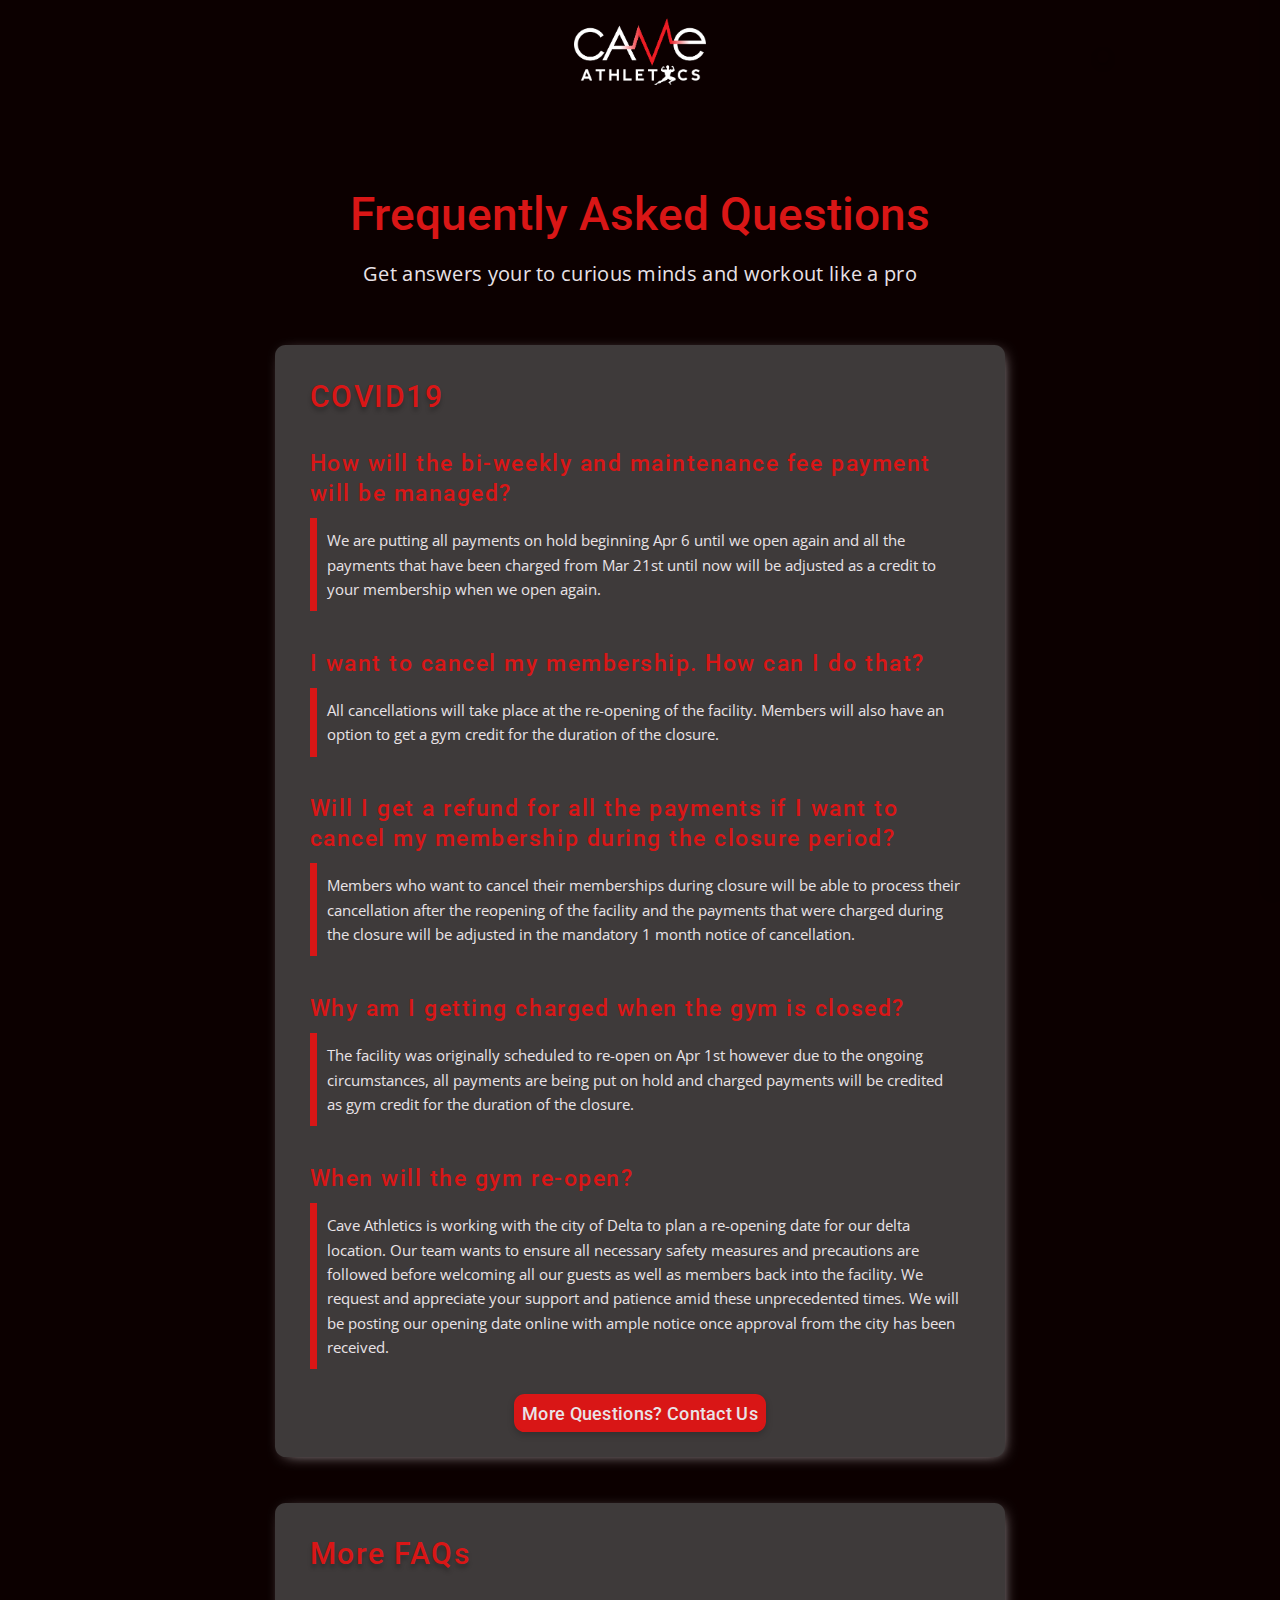
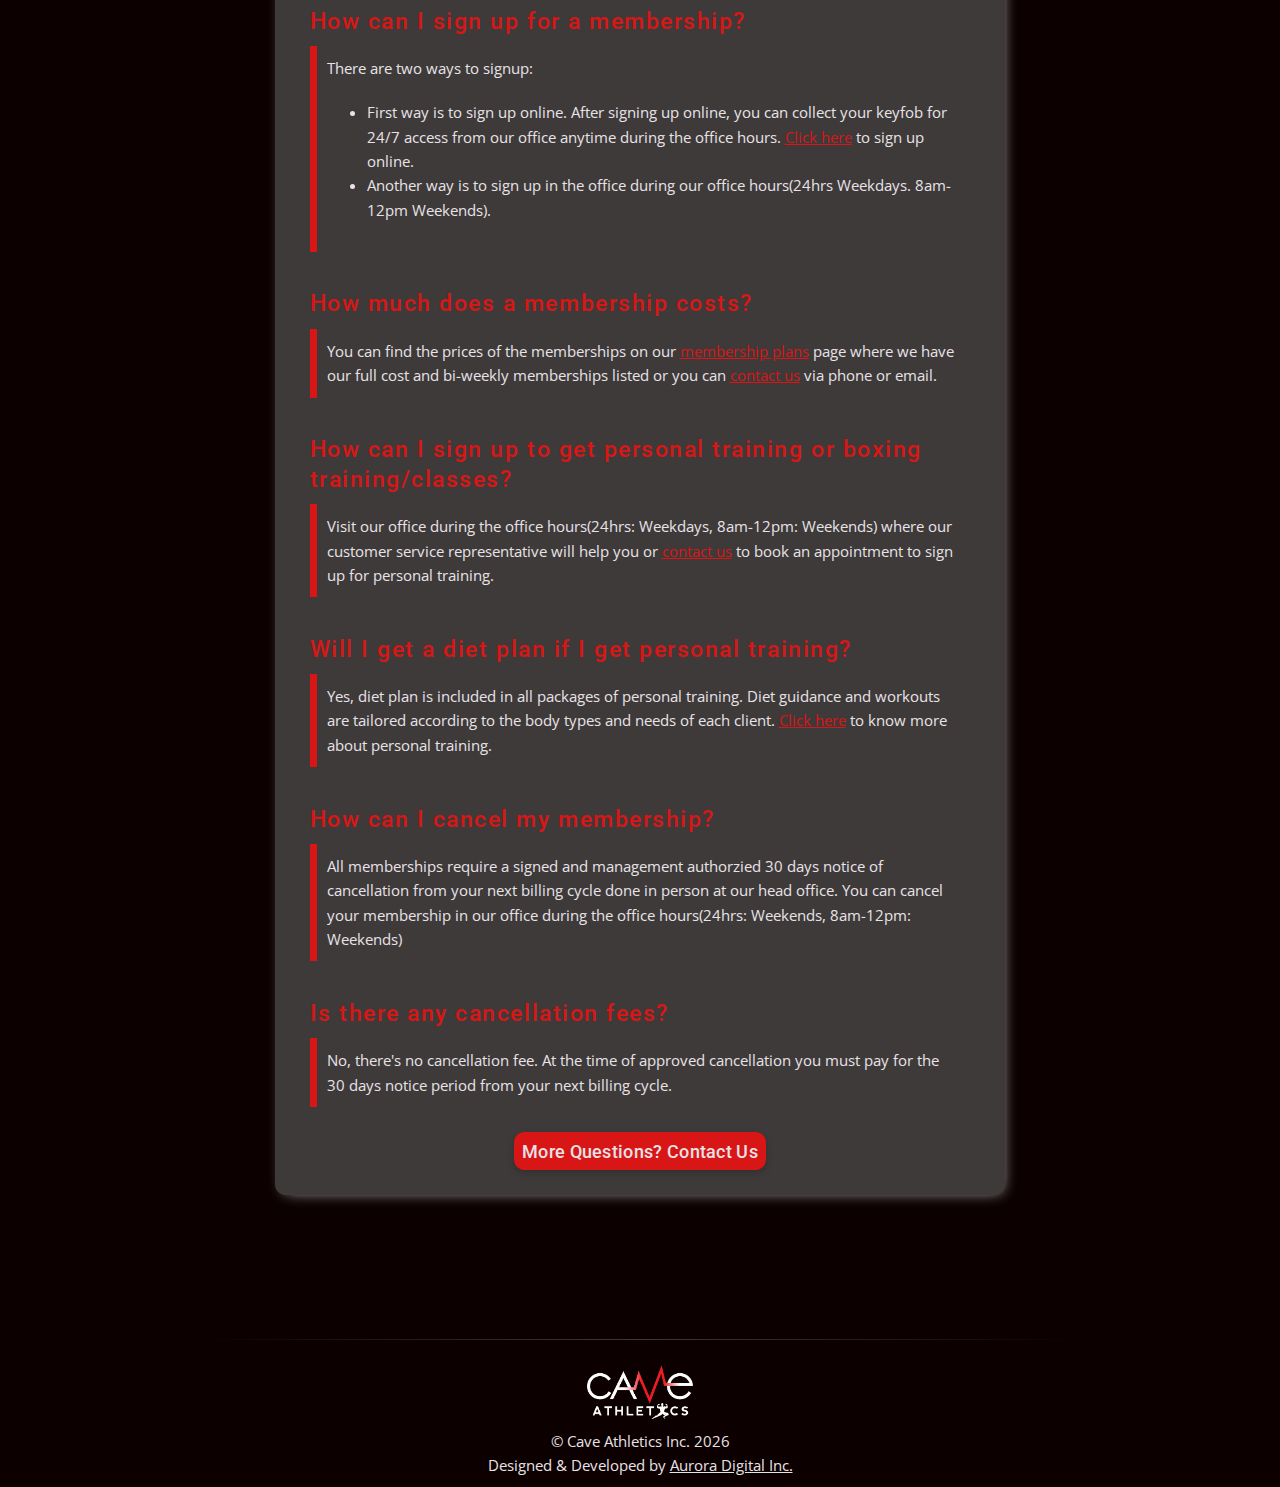
<file: faq.html>
<!DOCTYPE html>
<html lang="en">
<head>
    <meta charset="UTF-8">
    <meta http-equiv="X-UA-Compatible" content="IE=edge">
    <meta name="viewport" content="width=device-width, initial-scale=1.0">
    <meta name="description" content="Get answers your to curious minds and workout like a pro">
    <meta name="keywords" content="24/7 Gym, Gym in Delta, Gym near me, Gym, Best Gym, Best gym equipment">
    <meta name=”robots” content="index, follow">
    <title>Cave Athletics | FAQs</title>
    <link rel="icon" type="image/png" href="./assets/images/logo/icon.png">

    <link rel="stylesheet" href="https://cdnjs.cloudflare.com/ajax/libs/font-awesome/5.15.3/css/all.min.css" integrity="sha512-iBBXm8fW90+nuLcSKlbmrPcLa0OT92xO1BIsZ+ywDWZCvqsWgccV3gFoRBv0z+8dLJgyAHIhR35VZc2oM/gI1w==" crossorigin="anonymous" referrerpolicy="no-referrer" />

    <link rel="stylesheet" href="./utility/main.css">
    <link rel="stylesheet" href="./navbar.css">
    <link rel="stylesheet" href="./footer.css">
    <link rel="stylesheet" href="./faq.css">
</head>
<body>
    <!-- Navbar -->
    <nav id="navbar" class="navbar-container container container-flex-row container-span-width">
        <div class="logo-image-container container">
            <img src="./assets/images/logo/white_logo.png" alt="Cave Athletics Logo White" onclick="redirectHomePage()">
        </div>
  
        <div class="page-links-container container container-flex-row">
          <a href="/" class="inactive-link">Home</a>
          <!-- <a href="/plans.html" class="inactive-link">Plans</a> -->
          <a href="/personal-training.html" class="inactive-link">Personal Training</a>
          <a href="/boxing.html" class="inactive-link">Boxing</a>
          <a href="/gallery.html" class="inactive-link">Gallery</a>
          <a href="/contact.html" class="inactive-link">Contact Us</a>
          <a href="/faq.html" class="active-link">FAQs</a>
          <a href="/store.html" class="active-link">Store</a>
        </div>

        <div class="btn-container container">
            <button class="primary-btn">
                <a href="./plans.html">Sign Up</a>
            </button>
        </div>

        <div id="expand-nav-btn" class="side-nav-open-btn-container container">
            <button onclick="expand_side_nav()">
                <i class="fas fa-bars fa-2x"></i>
            </button>
        </div>
    </nav>

    <div class="sidenav-wrapping-container"></div>
    <div id="sidenav" class="sidenav-container container-flex-column container-span-width">
        <div class="logo-image-container container container-flex-row">
            <img src="./assets/images/logo/black_logo.png" alt="Cave Athletics Logo White">

            <div id="collapse-nav-btn" class="side-nav-close-btn-container container">
                <button onclick="collapse_side_nav()">
                    <i class="fas fa-times fa-lg"></i>
                </button>
            </div>
        </div>
  
        <div class="page-links-container container container-flex-column">
          <a href="/" class="active-link sub-heading text-shadow">Home</a>
          <!-- <a href="/plans.html" class="inactive-link sub-heading text-shadow">Plans</a> -->
          <a href="/personal-training.html" class="inactive-link sub-heading text-shadow">Personal Training</a>
          <a href="/boxing.html" class="inactive-link sub-heading text-shadow">Boxing</a>
          <a href="/gallery.html" class="inactive-link sub-heading text-shadow">Gallery</a>
          <a href="/contact.html" class="inactive-link sub-heading text-shadow">Contact Us</a>
          <a href="/faq.html" class="inactive-link sub-heading text-shadow">FAQs</a>
          <a href="/store.html" class="inactive-link sub-heading text-shadow">Store</a>
        </div>

        <div class="btn-container container">
            <button class="primary-btn">
                <a href="./plans.html" class="text-shadow sub-heading">Sign Up Today</a>
            </button>
        </div>
    </div>

   <!-- Main -->
    <main>
        <div class="faq-wrapping-container container">
            <div class="faq-container container container-parent container-span-width">
                <div class="heading-container container container-center">
                    <p class="heading primary-color-text text-center">Frequently Asked Questions</p>
                    <p class="sub-heading text-center">Get answers your to curious minds and workout like a pro</p>
                </div>
    
                <div class="questions-container container container-parent container-clr-bg-secondary">
                    <div class="heading-container container">
                        <p class="text-heading primary-color-text">COVID19</p>
                    </div>
                    
                    <div class="question-container container">
                        <div class="question container">
                            <p class="text-heading">
                                How will the bi-weekly and maintenance fee payment will be managed?
                            </p>
                        </div>
                        <div class="answer container">
                            <p class="text-sub-heading">
                                We are putting all payments on hold beginning Apr 6 until we open again and all the payments that have been charged from Mar 21st until now will be adjusted as a credit to your membership when we open again.
                            </p>
                        </div>
                    </div>
                    <div class="question-container container">
                        <div class="question container">
                            <p class="text-heading">
                                I want to cancel my membership. How can I do that?
                            </p>
                        </div>
                        <div class="answer container">
                            <p class="text-sub-heading">
                                All cancellations will take place at the re-opening of the facility. Members will also have an option to get a gym credit for the duration of the closure.
                            </p>
                        </div>
                    </div>
                    <div class="question-container container">
                        <div class="question container">
                            <p class="text-heading">
                                Will I get a refund for all the payments if I want to cancel my membership during the closure period?
                            </p>
                        </div>
                        <div class="answer container">
                            <p class="text-sub-heading">
                                Members who want to cancel their memberships during closure will be able to process their cancellation after the reopening of the facility and the payments that were charged during the closure will be adjusted in the mandatory 1 month notice of cancellation.
                            </p>
                        </div>
                    </div>
                    <div class="question-container container">
                        <div class="question container">
                        <p class="text-heading">
                            Why am I getting charged when the gym is closed?
                        </p>
                        </div>
                        <div class="answer container">
                            <p class="text-sub-heading">
                                The facility was originally scheduled to re-open on Apr 1st however due to the ongoing circumstances, all payments are being put on hold and charged payments will be credited as gym credit for the duration of the closure.
                            </p>
                        </div>
                    </div>
                    <div class="question-container container">
                        <div class="question container">
                        <p class="text-heading">
                            When will the gym re-open?
                        </p>
                        </div>
                        <div class="answer container">
                            <p class="text-sub-heading">
                                Cave Athletics is working with the city of Delta to plan a re-opening date for our delta location. Our team wants to ensure all necessary safety measures and precautions are followed before welcoming all our guests as well as members back into the facility. We request and appreciate your support and patience amid these unprecedented times. We will be posting our opening date online with ample notice once approval from the city has been received.
                            </p>
                        </div>
                    </div>

                    <button class="primary-btn">
                        <a href="./contact.html">More Questions? Contact Us</a>
                    </button>
                </div>
    
                <div class="questions-container container container-parent container-clr-bg-secondary">
                    <div class="heading-container container">
                        <p class="text-heading primary-color-text">More FAQs</p>
                    </div>
                    
                    <div class="question-container container">
                        <div class="question container">
                            <p class="text-heading">
                                How can I sign up for a membership?
                            </p>
                        </div>
                        <div class="answer container">
                            <p class="text-sub-heading">
                                There are two ways to signup:
                                <ul>
                                    <li class="text-sub-heading">
                                        First way is to sign up online. After signing up online, you can collect your keyfob for 24/7 access from our office anytime during the office hours. <a href="./plans.html" target="_blank">Click here</a> to sign up online.
                                    </li>
                                    <li class="text-sub-heading">
                                        Another way is to sign up in the office during our office hours(24hrs Weekdays. 8am-12pm Weekends).
                                    </li>
                                </ul>
                            </p>
                        </div>
                    </div>
                    <div class="question-container container">
                        <div class="question container">
                            <p class="text-heading">
                                How much does a membership costs?
                            </p>
                        </div>
                        <div class="answer container">
                            <p class="text-sub-heading">
                                You can find the prices of the memberships on our <a href="./plans.html" target="_blank">membership plans</a> page where we have our full cost and bi-weekly memberships listed or you can <a href="./contact.html" target="_blank">contact us</a> via phone or email.
                            </p>
                        </div>
                    </div>
                    <div class="question-container container">
                        <div class="question container">
                        <p class="text-heading">
                            How can I sign up to get personal training or boxing training/classes?
                        </p>
                        </div>
                        <div class="answer container">
                            <p class="text-sub-heading">
                                Visit our office during the office hours(24hrs: Weekdays, 8am-12pm: Weekends) where our customer service representative will help you or <a href="./contact.html" target="_blank">contact us</a> to book an appointment to sign up for personal training.
                            </p>
                        </div>
                    </div>
                    <div class="question-container container">
                        <div class="question container">
                        <p class="text-heading">
                            Will I get a diet plan if I get personal training?
                        </p>
                        </div>
                        <div class="answer container">
                            <p class="text-sub-heading">
                                Yes, diet plan is included in all packages of personal training. Diet guidance and workouts are tailored according to the body types and needs of each client. <a href="./personal-training.html" target="_blank">Click here</a> to know more about personal training.
                            </p>
                        </div>
                    </div>
                    <div class="question-container container">
                        <div class="question container">
                        <p class="text-heading">
                            How can I cancel my membership?
                        </p>
                        </div>
                        <div class="answer container">
                            <p class="text-sub-heading">
                                All memberships require a signed and management authorzied 30 days notice of cancellation from your next billing cycle done in person at our head office. You can cancel your membership in our office during the office hours(24hrs: Weekends, 8am-12pm: Weekends)
                            </p>
                        </div>
                    </div>
                    <div class="question-container container">
                        <div class="question container">
                        <p class="text-heading">
                            Is there any cancellation fees?
                        </p>
                        </div>
                        <div class="answer container">
                            <p class="text-sub-heading">
                                No, there's no cancellation fee. At the time of approved cancellation you must pay for the 30 days notice period from your next billing cycle.
                            </p>
                        </div>
                    </div>

                    <button class="primary-btn">
                        <a href="./contact.html">More Questions? Contact Us</a>
                    </button>
                </div>
            </div>
        </div>
    </main>

    <!-- Footer -->
    <footer>
        <div class="copyright-container container">
            <hr>
            <div class="logo-image-container container">
                <img src="./assets/images/logo/white_logo.png" alt="Cave Athletics Logo White">
            </div>
            <p class="text-sub-heading">
                © Cave Athletics Inc. 
                <script>document.write(new Date().getFullYear())</script>
            </p>
            <p class="text-sub-heading">
                Designed & Developed by
                <a href="https://www.auroradigital.info/" class="inactive-link" target="_blank">Aurora Digital Inc.</a>
            </p>
        </div>
    </footer>

    <!-- Script -->
    <Script></Script>
    <Script src="./navbar.js"></Script>

</body>
</html>
</file>
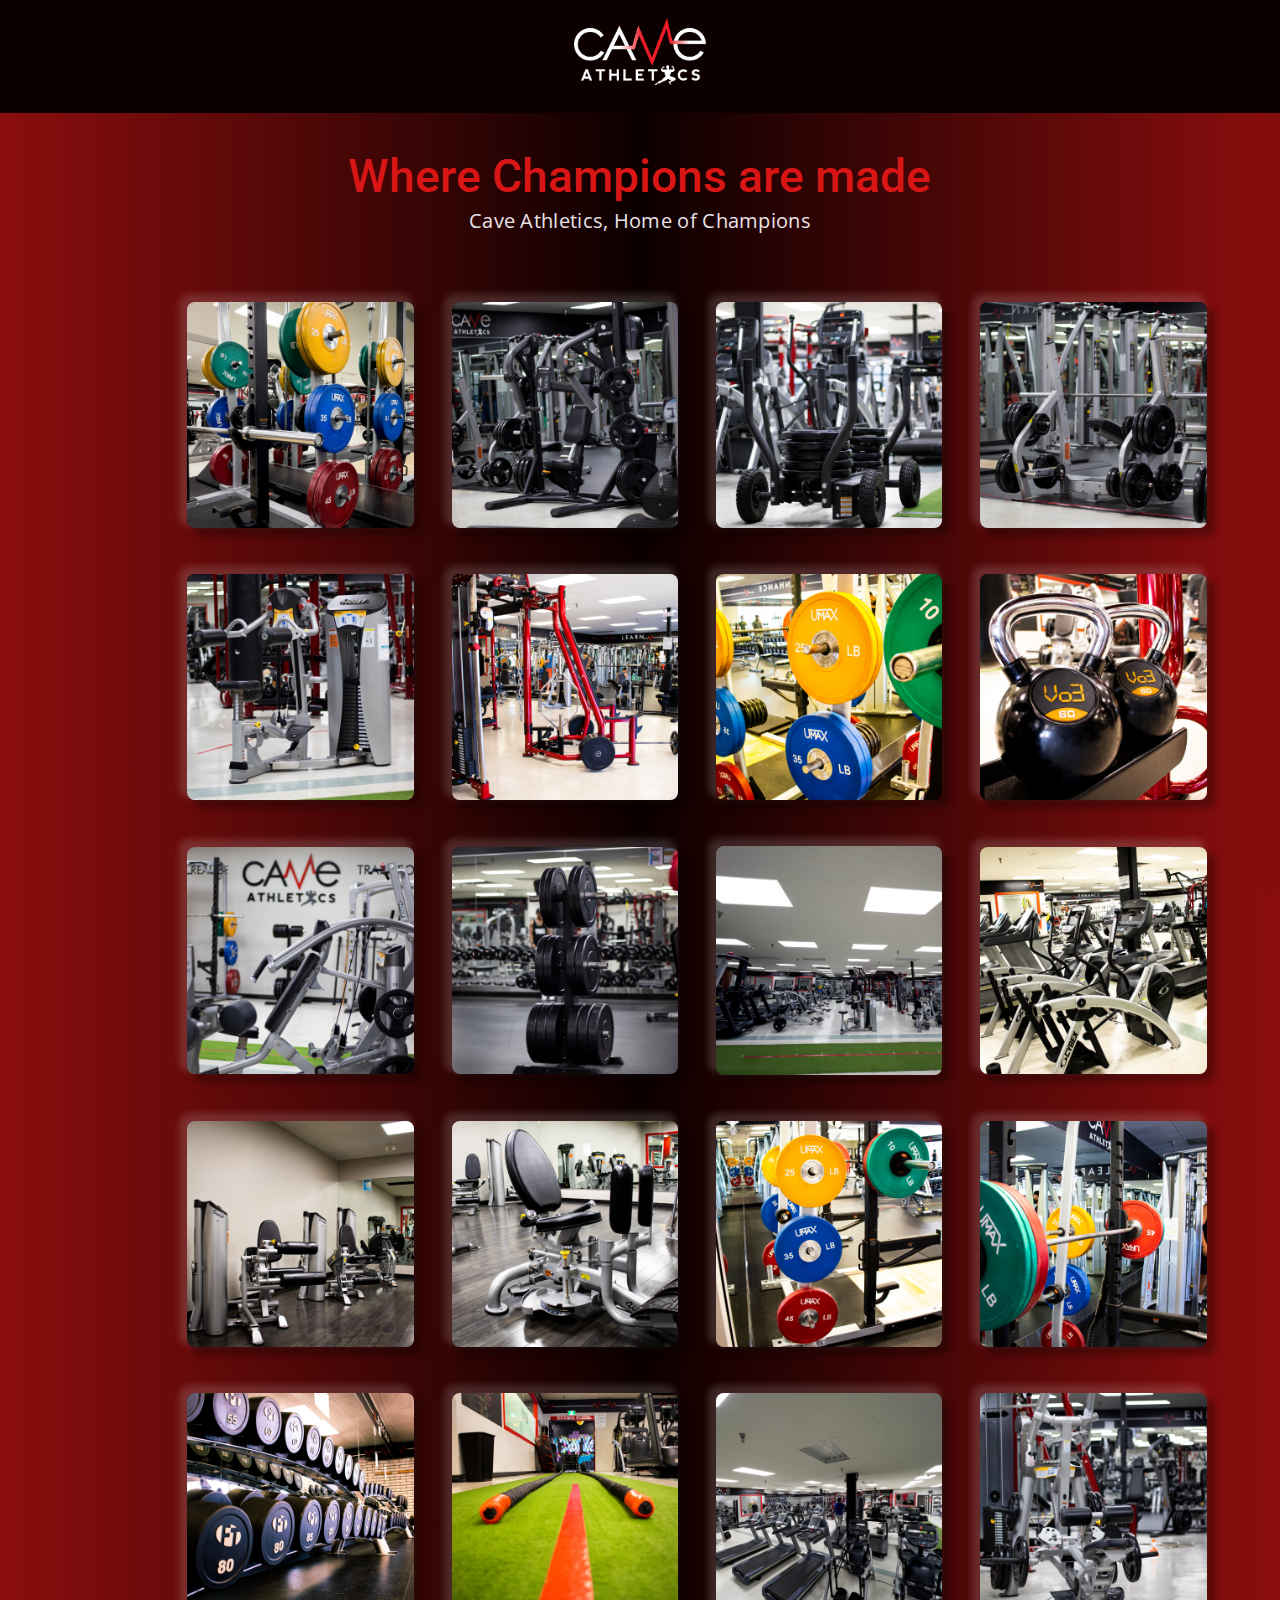
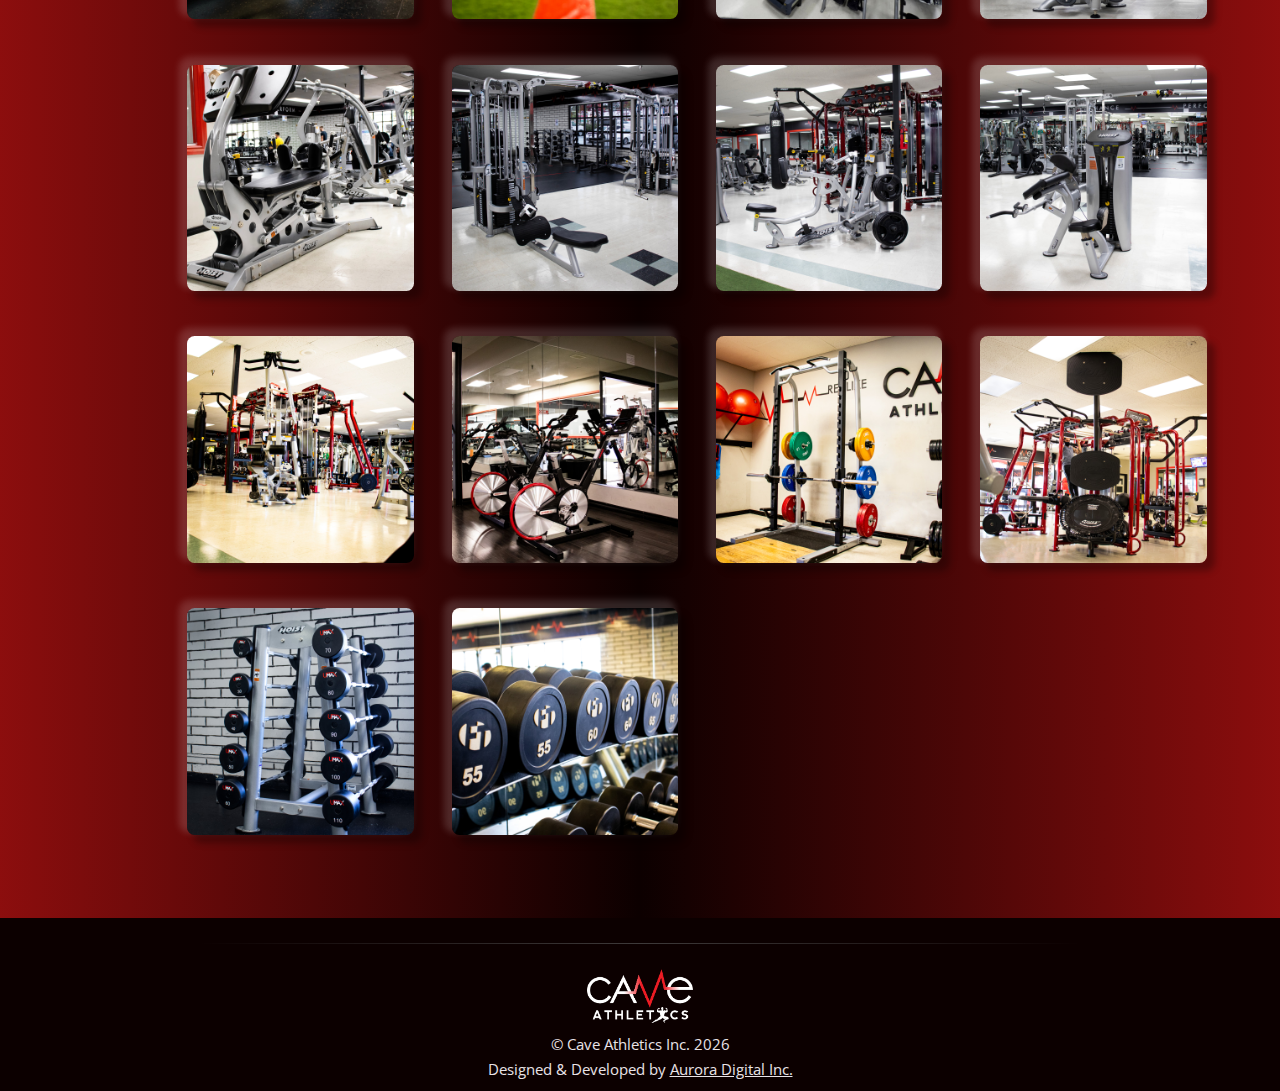
<file: gallery.html>
<!DOCTYPE html>
<html lang="en">
<head>
    <meta charset="UTF-8">
    <meta http-equiv="X-UA-Compatible" content="IE=edge">
    <meta name="viewport" content="width=device-width, initial-scale=1.0">
    <meta name="description" content="Experience best in class equipment. Cave Athletics, Home of Champions.">
    <meta name="keywords" content="24/7 Gym, Gym in Delta, Gym near me, Gym, Best Gym, Best gym equipment">
    <meta name=”robots” content="index, follow">
    <title>Cave Athletics | Gallery</title>
    <link rel="icon" type="image/png" href="./assets/images/logo/icon.png">

    <link rel="stylesheet" href="https://cdnjs.cloudflare.com/ajax/libs/font-awesome/5.15.3/css/all.min.css" integrity="sha512-iBBXm8fW90+nuLcSKlbmrPcLa0OT92xO1BIsZ+ywDWZCvqsWgccV3gFoRBv0z+8dLJgyAHIhR35VZc2oM/gI1w==" crossorigin="anonymous" referrerpolicy="no-referrer" />

    <link rel="stylesheet" href="./utility/main.css">
    <link rel="stylesheet" href="./navbar.css">
    <link rel="stylesheet" href="./footer.css">
    <link rel="stylesheet" href="./gallery.css">
</head>
<body>
    <!-- Navbar -->
    <nav id="navbar" class="navbar-container container container-flex-row container-span-width">
        <div class="logo-image-container container">
            <img src="./assets/images/logo/white_logo.png" alt="Cave Athletics Logo White" onclick="redirectHomePage()">
        </div>
  
        <div class="page-links-container container container-flex-row">
          <a href="/" class="inactive-link">Home</a>
          <!-- <a href="/plans.html" class="inactive-link">Plans</a> -->
          <a href="/personal-training.html" class="inactive-link">Personal Training</a>
          <a href="/boxing.html" class="inactive-link">Boxing</a>
          <a href="/gallery.html" class="active-link">Gallery</a>
          <a href="/contact.html" class="inactive-link">Contact Us</a>
          <a href="/faq.html" class="inactive-link">FAQs</a>
          <a href="/store.html" class="inactive-link">Store</a>
        </div>

        <div class="btn-container container">
            <button class="primary-btn">
                <a href="./plans.html">Sign Up</a>
            </button>
        </div>

        <div id="expand-nav-btn" class="side-nav-open-btn-container container">
            <button onclick="expand_side_nav()">
                <i class="fas fa-bars fa-2x"></i>
            </button>
        </div>
    </nav>

    <div class="sidenav-wrapping-container"></div>
    <div id="sidenav" class="sidenav-container container-flex-column container-span-width">
        <div class="logo-image-container container container-flex-row">
            <img src="./assets/images/logo/black_logo.png" alt="Cave Athletics Logo White">

            <div id="collapse-nav-btn" class="side-nav-close-btn-container container">
                <button onclick="collapse_side_nav()">
                    <i class="fas fa-times fa-lg"></i>
                </button>
            </div>
        </div>
  
        <div class="page-links-container container container-flex-column">
          <a href="/" class="active-link sub-heading text-shadow">Home</a>
          <!-- <a href="/plans.html" class="inactive-link sub-heading text-shadow">Plans</a> -->
          <a href="/personal-training.html" class="inactive-link sub-heading text-shadow">Personal Training</a>
          <a href="/boxing.html" class="inactive-link sub-heading text-shadow">Boxing</a>
          <a href="/gallery.html" class="inactive-link sub-heading text-shadow">Gallery</a>
          <a href="/contact.html" class="inactive-link sub-heading text-shadow">Contact Us</a>
          <a href="/faq.html" class="inactive-link sub-heading text-shadow">FAQs</a>
          <a href="/store.html" class="inactive-link sub-heading text-shadow">Store</a>
        </div>

        <div class="btn-container container">
            <button class="primary-btn">
                <a href="./plans.html" class="text-shadow sub-heading">Sign Up Today</a>
            </button>
        </div>
    </div>

   <!-- Main -->
   <main>
        <div class="gallery-wrapping-container container">
            <div class="gallery-container container container-span-width">
                <div class="heading-container container container-parent container-center">
                    <p class="heading text-center primary-color-text">Where Champions are made</p>
                    <p class="sub-heading text-center">Cave Athletics, Home of Champions</p>
                </div>

                <div class="gallery-photos container container-parent container-grid">
                    <img src="./assets/images/gallery/1.jpg" alt="">
                    <img src="./assets/images/gallery/2.jpg" alt="">
                    <img src="./assets/images/gallery/3.jpg" alt="">
                    <img src="./assets/images/gallery/4.jpg" alt="">
                    <img src="./assets/images/gallery/5.jpg" alt="">
                    <img src="./assets/images/gallery/6.jpg" alt="">
                    <img src="./assets/images/gallery/7.jpg" alt="">
                    <img src="./assets/images/gallery/8.jpg" alt="">
                    <img src="./assets/images/gallery/9.jpg" alt="">
                    <img src="./assets/images/gallery/10.jpg" alt="">
                    <img src="./assets/images/gallery/11.jpg" alt="">
                    <img src="./assets/images/gallery/12.jpg" alt="">
                    <img src="./assets/images/gallery/13.jpg" alt="">
                    <img src="./assets/images/gallery/14.jpg" alt="">
                    <img src="./assets/images/gallery/15.jpg" alt="">
                    <img src="./assets/images/gallery/16.jpg" alt="">
                    <img src="./assets/images/gallery/17.jpg" alt="">
                    <img src="./assets/images/gallery/18.jpg" alt="">
                    <img src="./assets/images/gallery/19.jpg" alt="">
                    <img src="./assets/images/gallery/20.jpg" alt="">
                    <img src="./assets/images/gallery/21.jpg" alt="">
                    <img src="./assets/images/gallery/22.jpg" alt="">
                    <img src="./assets/images/gallery/23.jpg" alt="">
                    <img src="./assets/images/gallery/24.jpg" alt="">
                    <img src="./assets/images/gallery/25.jpg" alt="">
                    <img src="./assets/images/gallery/26.jpg" alt="">
                    <img src="./assets/images/gallery/27.jpg" alt="">
                    <img src="./assets/images/gallery/28.jpg" alt="">
                    <img src="./assets/images/gallery/29.jpg" alt="">
                    <img src="./assets/images/gallery/30.jpg" alt="">
                </div>
            </div>
        </div>
    </main>

    <!-- Footer -->
    <footer>
        <div class="copyright-container container">
            <hr>
            <div class="logo-image-container container">
                <img src="./assets/images/logo/white_logo.png" alt="Cave Athletics Logo White">
            </div>
            <p class="text-sub-heading">
                © Cave Athletics Inc. 
                <script>document.write(new Date().getFullYear())</script>
            </p>
            <p class="text-sub-heading">
                Designed & Developed by
                <a href="https://www.auroradigital.info/" class="inactive-link" target="_blank">Aurora Digital Inc.</a>
            </p>
        </div>
    </footer>

    <!-- Script -->
    <Script></Script>
    <Script src="./navbar.js"></Script>

</body>
</html>
</file>
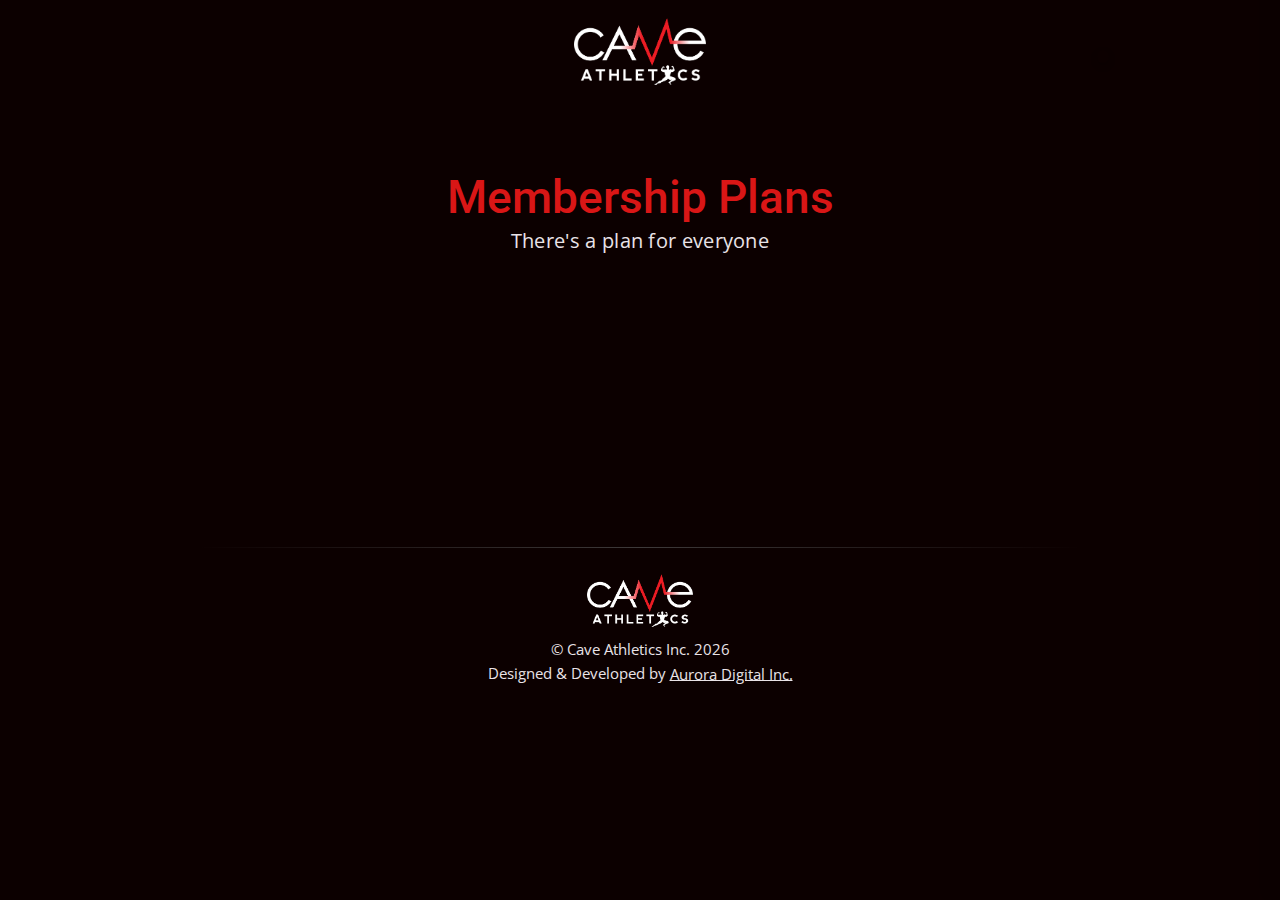
<file: membersip-plans.html>
<!DOCTYPE html>
<html lang="en">
<head>
    <meta charset="UTF-8">
    <meta http-equiv="X-UA-Compatible" content="IE=edge">
    <meta name="viewport" content="width=device-width, initial-scale=1.0">
    <meta name="description" content="There's Plan for Everyone. Come join us on the journey to your fitness goals.">
    <meta name="keywords" content="24/7 Gym, Gym in Delta, Gym near me, Gym, Best Gym, Best gym equipment">
    <meta name=”robots” content="index, follow">
    <title>Cave Athletics | Plans</title>
    <link rel="icon" type="image/png" href="./assets/images/logo/icon.png">

    <link rel="stylesheet" href="https://cdnjs.cloudflare.com/ajax/libs/font-awesome/5.15.3/css/all.min.css" integrity="sha512-iBBXm8fW90+nuLcSKlbmrPcLa0OT92xO1BIsZ+ywDWZCvqsWgccV3gFoRBv0z+8dLJgyAHIhR35VZc2oM/gI1w==" crossorigin="anonymous" referrerpolicy="no-referrer" />

    <link rel="stylesheet" href="./utility/main.css">
    <link rel="stylesheet" href="./navbar.css">
    <link rel="stylesheet" href="./footer.css">
    <link rel="stylesheet" href="./plans.css">
</head>
<body>
    <!-- Navbar -->
    <nav id="navbar" class="navbar-container container container-flex-row container-span-width">
        <div class="logo-image-container container">
            <img src="./assets/images/logo/white_logo.png" alt="Cave Athletics Logo White" onclick="redirectHomePage()">
        </div>
  
        <div class="page-links-container container container-flex-row">
          <a href="/" class="inactive-link">Home</a>
          <!-- <a href="/plans.html" class="inactive-link">Plans</a> -->
          <a href="/personal-training.html" class="inactive-link">Personal Training</a>
          <a href="/boxing.html" class="inactive-link">Boxing</a>
          <a href="/gallery.html" class="inactive-link">Gallery</a>
          <a href="/contact.html" class="inactive-link">Contact Us</a>
          <a href="/faq.html" class="inactive-link">FAQs</a>
          <a href="/store.html" class="inactive-link">Store</a>
        </div>

        <div class="btn-container container">
            <button class="primary-btn">
                <a href="./plans.html">Sign Up</a>
            </button>
        </div>

        <div id="expand-nav-btn" class="side-nav-open-btn-container container">
            <button onclick="expand_side_nav()">
                <i class="fas fa-bars fa-2x"></i>
            </button>
        </div>
    </nav>

    <div class="sidenav-wrapping-container"></div>
    <div id="sidenav" class="sidenav-container container-flex-column container-span-width">
        <div class="logo-image-container container container-flex-row">
            <img src="./assets/images/logo/black_logo.png" alt="Cave Athletics Logo White">

            <div id="collapse-nav-btn" class="side-nav-close-btn-container container">
                <button onclick="collapse_side_nav()">
                    <i class="fas fa-times fa-lg"></i>
                </button>
            </div>
        </div>
  
        <div class="page-links-container container container-flex-column">
          <a href="/" class="active-link sub-heading text-shadow">Home</a>
          <!-- <a href="/plans.html" class="inactive-link sub-heading text-shadow">Plans</a> -->
          <a href="/personal-training.html" class="inactive-link sub-heading text-shadow">Personal Training</a>
          <a href="/boxing.html" class="inactive-link sub-heading text-shadow">Boxing</a>
          <a href="/gallery.html" class="inactive-link sub-heading text-shadow">Gallery</a>
          <a href="/contact.html" class="inactive-link sub-heading text-shadow">Contact Us</a>
          <a href="/faq.html" class="inactive-link sub-heading text-shadow">FAQs</a>
          <a href="/store.html" class="inactive-link sub-heading text-shadow">Store</a>
        </div>

        <div class="btn-container container">
            <button class="primary-btn">
                <a href="./plans.html" class="text-shadow sub-heading">Sign Up Today</a>
            </button>
        </div>
    </div>

   <!-- Main -->
   <main>
        <div class="plans-container container container-parent container-span-width">
            <div class="heading-container container container-parent container-center">
                <p class="heading text-center primary-color-text">Membership Plans</p>
                <p class="sub-heading text-center">There's a plan for everyone</p>
            </div>

            <!-- <div class="member-signup-container container container-flex-column">
                <img src="./assets/images/maintenance.png" alt="Maintenance Truck">
                <p class="text-heading text-center">
                    This page is currently undergoing scheduled maintenance. We'll be back shortly
                </p>
            </div> -->

            <figure>
                <iframe class="gmiframe" src="https://caveathletics.gymmasteronline.com/portal/signup?logo=0" width="100%" scrolling="no" frameborder="0"> </iframe>
            </figure>

        </div>
   </main>

    <!-- Footer -->
    <footer>
        <div class="copyright-container container">
            <hr>
            <div class="logo-image-container container">
                <img src="./assets/images/logo/white_logo.png" alt="Cave Athletics Logo White">
            </div>
            <p class="text-sub-heading">
                © Cave Athletics Inc. 
                <script>document.write(new Date().getFullYear())</script>
            </p>
            <p class="text-sub-heading">
                Designed & Developed by
                <a href="https://www.auroradigital.info/" class="inactive-link" target="_blank">Aurora Digital Inc.</a>
            </p>
        </div>
    </footer>

    <!-- Script -->
    <Script></Script>
    <Script src="./navbar.js"></Script>
    <script>
        if (typeof jQuery !== 'undefined') var oldJQuery = jQuery.noConflict(true); 
    </script>
       
    <script type="text/javascript" src="https://ajax.googleapis.com/ajax/libs/jquery/1.11.2/jquery.min.js"> </script>
    <script>
        jQueryX = jQuery.noConflict(true); 
        jQuery = oldJQuery; 
    </script>
    <script type="text/javascript" src="https://caveathletics.gymmasteronline.com/portal/static/js/hostpage.js"> </script>

</body>
</html>
</file>
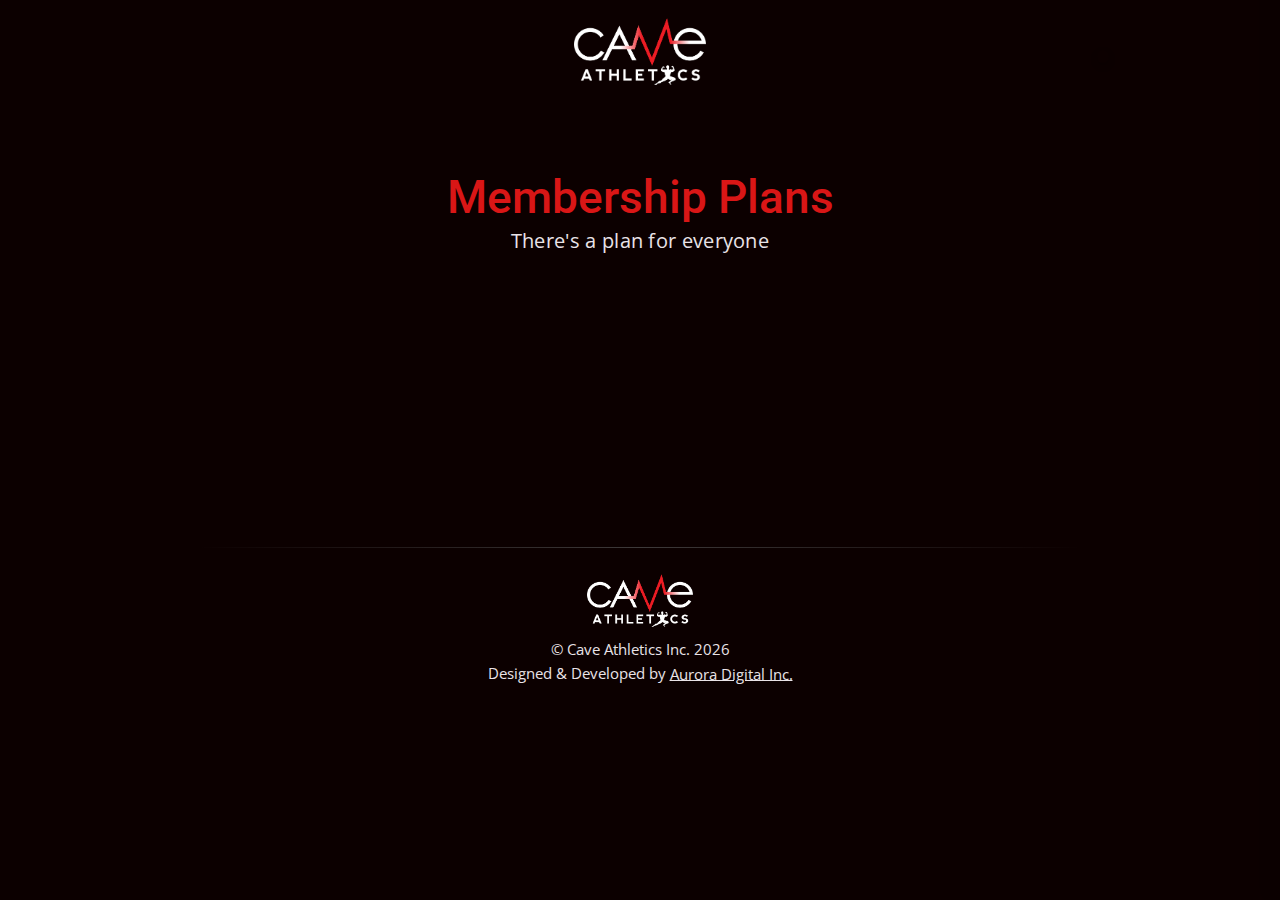
<file: plans.html>
<!DOCTYPE html>
<html lang="en">
<head>
    <meta charset="UTF-8">
    <meta http-equiv="X-UA-Compatible" content="IE=edge">
    <meta name="viewport" content="width=device-width, initial-scale=1.0">
    <meta name="description" content="There's Plan for Everyone. Come join us on the journey to your fitness goals.">
    <meta name="keywords" content="24/7 Gym, Gym in Delta, Gym near me, Gym, Best Gym, Best gym equipment">
    <meta name=”robots” content="index, follow">
    <title>Cave Athletics | Plans</title>
    <link rel="icon" type="image/png" href="./assets/images/logo/icon.png">

    <link rel="stylesheet" href="https://cdnjs.cloudflare.com/ajax/libs/font-awesome/5.15.3/css/all.min.css" integrity="sha512-iBBXm8fW90+nuLcSKlbmrPcLa0OT92xO1BIsZ+ywDWZCvqsWgccV3gFoRBv0z+8dLJgyAHIhR35VZc2oM/gI1w==" crossorigin="anonymous" referrerpolicy="no-referrer" />

    <link rel="stylesheet" href="./utility/main.css">
    <link rel="stylesheet" href="./navbar.css">
    <link rel="stylesheet" href="./footer.css">
    <link rel="stylesheet" href="./plans.css">
</head>
<body>
    <!-- Navbar -->
    <nav id="navbar" class="navbar-container container container-flex-row container-span-width">
        <div class="logo-image-container container">
            <img src="./assets/images/logo/white_logo.png" alt="Cave Athletics Logo White" onclick="redirectHomePage()">
        </div>
  
        <div class="page-links-container container container-flex-row">
            <a href="/" class="inactive-link">Home</a>
            <!-- <a href="/plans.html" class="inactive-link">Plans</a> -->
            <a href="/personal-training.html" class="inactive-link">Personal Training</a>
            <a href="/boxing.html" class="inactive-link">Boxing</a>
            <a href="/gallery.html" class="inactive-link">Gallery</a>
            <a href="/contact.html" class="inactive-link">Contact Us</a>
            <a href="/faq.html" class="inactive-link">FAQs</a>
            <a href="/store.html" class="inactive-link">Store</a>
        </div>

        <div class="btn-container container">
            <button class="primary-btn">
                <a href="./plans.html">Sign Up</a>
            </button>
        </div>

        <div id="expand-nav-btn" class="side-nav-open-btn-container container">
            <button onclick="expand_side_nav()">
                <i class="fas fa-bars fa-2x"></i>
            </button>
        </div>
    </nav>

    <div class="sidenav-wrapping-container"></div>
    <div id="sidenav" class="sidenav-container container-flex-column container-span-width">
        <div class="logo-image-container container container-flex-row">
            <img src="./assets/images/logo/black_logo.png" alt="Cave Athletics Logo White">

            <div id="collapse-nav-btn" class="side-nav-close-btn-container container">
                <button onclick="collapse_side_nav()">
                    <i class="fas fa-times fa-lg"></i>
                </button>
            </div>
        </div>
  
        <div class="page-links-container container container-flex-column">
          <a href="/" class="active-link sub-heading text-shadow">Home</a>
          <!-- <a href="/plans.html" class="inactive-link sub-heading text-shadow">Plans</a> -->
          <a href="/personal-training.html" class="inactive-link sub-heading text-shadow">Personal Training</a>
          <a href="/boxing.html" class="inactive-link sub-heading text-shadow">Boxing</a>
          <a href="/gallery.html" class="inactive-link sub-heading text-shadow">Gallery</a>
          <a href="/contact.html" class="inactive-link sub-heading text-shadow">Contact Us</a>
          <a href="/faq.html" class="inactive-link sub-heading text-shadow">FAQs</a>
          <a href="/store.html" class="inactive-link sub-heading text-shadow">Store</a>
        </div>

        <div class="btn-container container">
            <button class="primary-btn">
                <a href="./plans.html" class="text-shadow sub-heading">Sign Up Today</a>
            </button>
        </div>
    </div>

   <!-- Main -->
   <main>
        <div class="plans-container container container-parent container-span-width">
            <div class="heading-container container container-parent container-center">
                <p class="heading text-center primary-color-text">Membership Plans</p>
                <p class="sub-heading text-center">There's a plan for everyone</p>
            </div>

            <!-- <div class="member-signup-container container container-flex-column">
                <img src="./assets/images/maintenance.png" alt="Maintenance Truck">
                <p class="text-heading text-center">
                    This page is currently undergoing scheduled maintenance. We'll be back shortly
                </p>
            </div> -->

            <figure>
                <iframe class="gmiframe" src="https://caveathletics.gymmasteronline.com/portal/signup?logo=0" width="100%" scrolling="no" frameborder="0"> </iframe>
            </figure>

        </div>
   </main>

    <!-- Footer -->
    <footer>
        <div class="copyright-container container">
            <hr>
            <div class="logo-image-container container">
                <img src="./assets/images/logo/white_logo.png" alt="Cave Athletics Logo White">
            </div>
            <p class="text-sub-heading">
                © Cave Athletics Inc. 
                <script>document.write(new Date().getFullYear())</script>
            </p>
            <p class="text-sub-heading">
                Designed & Developed by
                <a href="https://www.auroradigital.info/" class="inactive-link" target="_blank">Aurora Digital Inc.</a>
            </p>
        </div>
    </footer>

    <!-- Script -->
    <Script></Script>
    <Script src="./navbar.js"></Script>
    <script>
        if (typeof jQuery !== 'undefined') var oldJQuery = jQuery.noConflict(true); 
    </script>
       
    <script type="text/javascript" src="https://ajax.googleapis.com/ajax/libs/jquery/1.11.2/jquery.min.js"> </script>
    <script>
        jQueryX = jQuery.noConflict(true); 
        jQuery = oldJQuery; 
    </script>
    <script type="text/javascript" src="https://caveathletics.gymmasteronline.com/portal/static/js/hostpage.js"> </script>

</body>
</html>
</file>
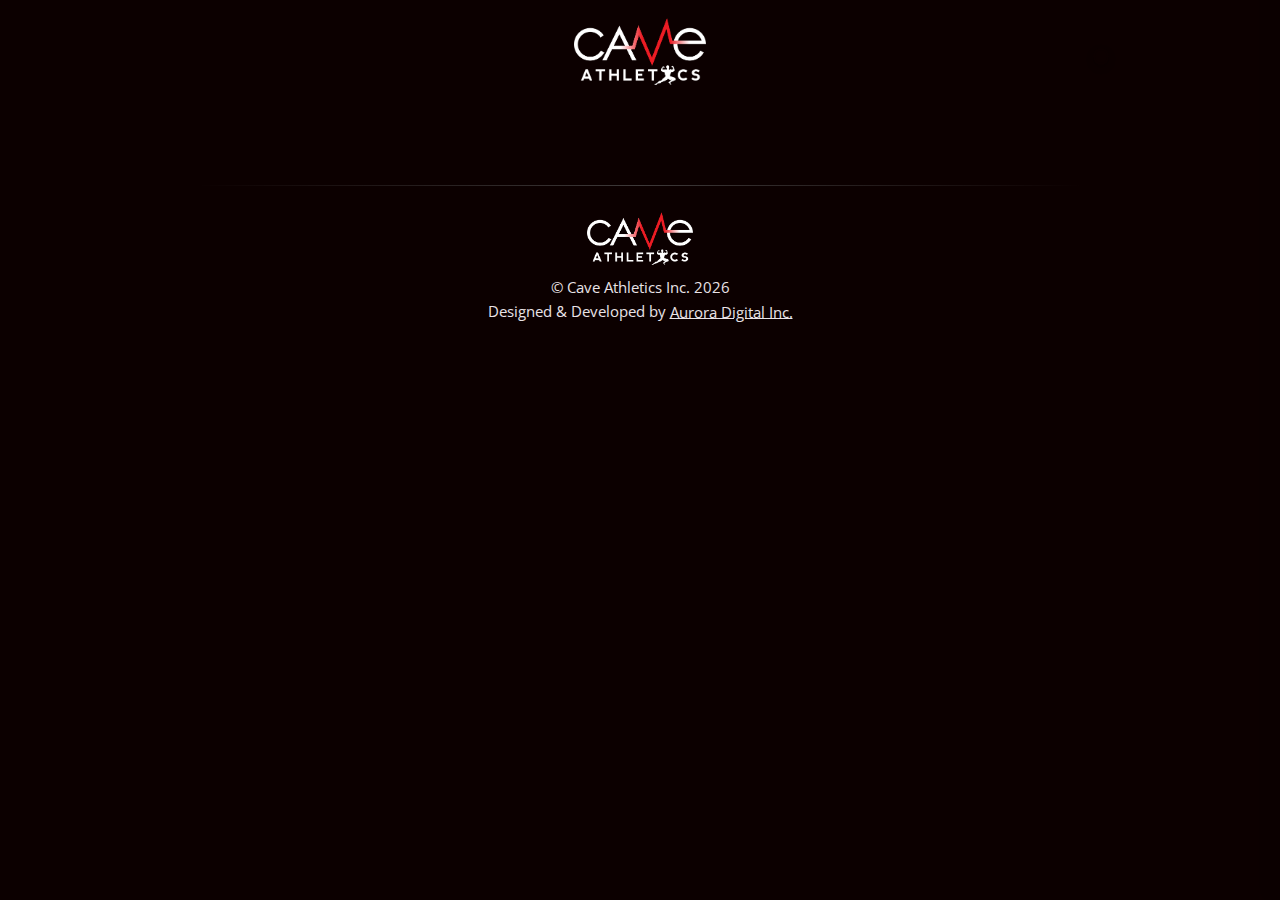
<file: store.html>
<!DOCTYPE html>
<html lang="en">
<head>
    <meta charset="UTF-8">
    <meta http-equiv="X-UA-Compatible" content="IE=edge">
    <meta name="viewport" content="width=device-width, initial-scale=1.0">
    <meta name="description" content="Buy official Cave Athletics merchandize. Train like a Champion.">
    <meta name="keywords" content="24/7 Gym, Gym in Delta, Gym near me, Gym, Best Gym">
    <meta name=”robots” content="index, follow">
    <title>Cave Athletics | Store</title>
    <link rel="icon" type="image/png" href="./assets/images/logo/icon.png">

    <link rel="stylesheet" href="https://cdnjs.cloudflare.com/ajax/libs/font-awesome/5.15.3/css/all.min.css" integrity="sha512-iBBXm8fW90+nuLcSKlbmrPcLa0OT92xO1BIsZ+ywDWZCvqsWgccV3gFoRBv0z+8dLJgyAHIhR35VZc2oM/gI1w==" crossorigin="anonymous" referrerpolicy="no-referrer" />
    
    <link rel="stylesheet" href="./utility/bootstrap-5.0.1-dist/css/bootstrap_wrapper.css">
    <link rel="stylesheet" href="./utility/main.css">
    <link rel="stylesheet" href="./navbar.css">
    <link rel="stylesheet" href="./footer.css">
    <link rel="stylesheet" href="./index.css">

    <link rel="stylesheet" href="./store.css">
</head>
<body>
    <!-- Navbar -->
    <nav id="navbar" class="navbar-container container container-flex-row container-span-width">
        <div class="logo-image-container container">
            <img src="./assets/images/logo/white_logo.png" alt="Cave Athletics Logo White" onclick="redirectHomePage()">
        </div>
  
        <div class="page-links-container container container-flex-row">
          <a href="/" class="inactive-link">Home</a>
          <!-- <a href="/plans.html" class="inactive-link">Plans</a>
          <a href="/personal-training.html" class="inactive-link">Personal Training</a>
          <a href="/boxing.html" class="inactive-link">Boxing</a>
          <a href="/gallery.html" class="inactive-link">Gallery</a>  -->
          <a href="/contact.html" class="inactive-link">Contact Us</a>
          <!-- <a href="/faq.html" class="inactive-link">FAQs</a> -->
          <a href="/store.html" class="active-link">Store</a>
        </div>

        <div class="btn-container container container-flex-row" style="align-items: center;">
            <button class="primary-btn">
                <a href="#!/~/account">My Account</a>
            </button>
            <a class="cart-container inactive-link container-flex-row" style="display: inline-flex; align-items: center; justify-content: space-between; padding-top: 0;" href="#!/~/cart">
                <!-- <i class="fas fa-shopping-cart"></i> -->
                <div class="ec-cart-widget" style="display: inherit; padding-right: 7px;"></div>
                <div style="display: inherit;">
                    <script data-cfasync="false" type="text/javascript" src="https://app.ecwid.com/script.js?68780770&data_platform=code&data_date=2022-03-21" charset="utf-8"></script>
                    <script type="text/javascript">Ecwid.init();</script>
                </div>
                Bag
            </a>
        </div>

        <div id="expand-nav-btn" class="side-nav-open-btn-container container container-flex-row">
            <div class="ec-cart-widget" style="display: inherit; padding-right: 7px;"></div>
            <div style="display: inherit;">
                <script data-cfasync="false" type="text/javascript" src="https://app.ecwid.com/script.js?68780770&data_platform=code&data_date=2022-03-21" charset="utf-8"></script>
                <script type="text/javascript">Ecwid.init();</script>
            </div>
            <button onclick="expand_side_nav()">
                <i class="fas fa-bars fa-2x"></i>
            </button>
        </div>
    </nav>

    <div class="sidenav-wrapping-container"></div>
    <div id="sidenav" class="sidenav-container container-flex-column container-span-width">
        <div class="logo-image-container container container-flex-row">
            <img src="./assets/images/logo/black_logo.png" alt="Cave Athletics Logo White">

            <div id="collapse-nav-btn" class="side-nav-close-btn-container container">
                <button onclick="collapse_side_nav()">
                    <i class="fas fa-times fa-lg"></i>
                </button>
            </div>
        </div>
  
        <div class="page-links-container container container-flex-column">
          <a href="/" class="active-link sub-heading text-shadow">Home</a>
          <!-- <a href="/plans.html" class="inactive-link sub-heading text-shadow">Plans</a>
          <a href="/personal-training.html" class="inactive-link sub-heading text-shadow">Personal Training</a>
          <a href="/boxing.html" class="inactive-link sub-heading text-shadow">Boxing</a>
          <a href="/gallery.html" class="inactive-link sub-heading text-shadow">Gallery</a> -->
          <a href="/contact.html" class="inactive-link sub-heading text-shadow">Contact Us</a>
          <!-- <a href="/faq.html" class="inactive-link sub-heading text-shadow">FAQs</a> -->
          <a href="/store.html" class="inactive-link sub-heading text-shadow">Store</a>
        </div>

        <div class="btn-container container">
            <button class="primary-btn">
                <a href="#!/~/account">My Account</a>
            </button>
        </div>
    </div>

    <!-- Main -->
    <main>
        <div class="container container-span-width">
            
            <div class="heading-container container container-parent container-center">
                <!-- <p class="heading text-center primary-color-text">Cave Athletics Offical Store</p> -->
            </div>

            <div id="my-store-68780770"></div>
            <div>
                <script data-cfasync="false" type="text/javascript" src="https://app.ecwid.com/script.js?68780770&data_platform=code&data_date=2021-11-29" charset="utf-8"></script><script type="text/javascript"> xProductBrowser("categoriesPerRow=3","views=grid(20,3) list(60) table(60)","categoryView=grid","searchView=list","id=my-store-68780770");</script>
            </div>
        </div>
    </main>

    <!-- Footer -->
    <footer>
        <div class="copyright-container container">
            <hr>
            <div class="logo-image-container container">
                <img src="./assets/images/logo/white_logo.png" alt="Cave Athletics Logo White">
            </div>
            <p class="text-sub-heading">
                © Cave Athletics Inc. 
                <script>document.write(new Date().getFullYear())</script>
            </p>
            <p class="text-sub-heading">
                Designed & Developed by
                <a href="https://www.auroradigital.info/" class="inactive-link" target="_blank">Aurora Digital Inc.</a>
            </p>
        </div>
    </footer>

    <!-- Script -->
    <Script></Script>
    <Script src="./navbar.js"></Script>
    <script src="https://cdn.jsdelivr.net/npm/bootstrap@5.0.1/dist/js/bootstrap.bundle.min.js" integrity="sha384-gtEjrD/SeCtmISkJkNUaaKMoLD0//ElJ19smozuHV6z3Iehds+3Ulb9Bn9Plx0x4" crossorigin="anonymous"></script>

</body>
</html>
</file>
<file: utility/main.css>
/*===========
 Font Imports
===========*/
/* Roboto: Medium(500), Bold(700), Black(900) */
@import url('https://fonts.googleapis.com/css2?family=Roboto:wght@500;700;900&display=swap');

/* Raleway: Regular(400), Medium(500), Semi-bold(600), Bold(700) */
@import url('https://fonts.googleapis.com/css2?family=Raleway:wght@400;500;600;700&display=swap');

/* Open Sans: Light(300), Regular(400), Semi-Bold(600) */
@import url('https://fonts.googleapis.com/css2?family=Open+Sans:wght@300;400;600&display=swap');

/*=============
 Default Styles
=============*/
:root {
    font-size: 1.125em;
}

html {
    scroll-behavior: smooth;
}

*  {
    --clr-primary: #D91616;

    --clr-bg-primary: #0C0000;
    --clr-bg-secondary: #3E3A3A;

    --clr-txt-primary: var(--clr-primary);
    --clr-txt-secondary: #E9E3E7;

    --ff-primary: "Roboto", sans-serif;
    --ff-primary-medium: 500;
    --ff-primary-bold: 700;
    --ff-primary-black: 900;

    --ff-secondary: "Open Sans", serif; 
    --ff-secondary-light: 300;
    --ff-secondary-regular: 400;
    --ff-secondary-semi-bold: 600;

    --ff-nav: "Raleway", sans-serif;
    --ff-nav-regular: 400;
    --ff-nav-medium: 500;
    --ff-nav-semi-bold: 600;
    --ff-nav-bold: 700;

    color: var(--clr-txt-secondary);
}

*,
*::before,
*::after {
    box-sizing: border-box;
}

/* Extra small devices (phones, 250px and up) */
@media only screen and (min-width: 250px) {
    :root {
        font-size: 0.7em;
    }
}

/* Small devices (phones, 360px and up) */
@media only screen and (min-width: 360px) {
    :root {
        /* font-size: 0.59em; */
        font-size: 0.8em;
    }
}

/* Medium devices (tablets, 768px and up) */
@media only screen and (min-width: 768px) {
    :root {
        /* font-size: 0.63em; */
        font-size: 0.85em;
    }
}

/* Medium devices (landscape tablets, 992px and up) */
@media only screen and (min-width: 992px) {
    :root {
        /* font-size: 0.71em; */
        font-size: 0.95em;
    }
}

/* Large devices (laptops/desktops, 1200px and up) */
@media only screen and (min-width: 1200px) {
    :root {
        /* font-size: 0.79em; */
        font-size: 0.95em;
    }
}

/* Large devices (laptops/desktops, 1300px and up) */
@media only screen and (min-width: 1300px) {
    :root {
        /* font-size: 0.85em; */
        font-size: 1em;
    }
}

/* Extra large devices (large laptops and desktops, 1500px and up) */
@media only screen and (min-width: 1500px) {
    :root {
        /* font-size: 0.95em; */
        font-size: 1em;
    }
}

/* Extra large devices (large laptops and desktops, 1900px and up) */
@media only screen and (min-width: 1900px) {
    :root {
        font-size: 1em;
    }
}

/*---
 Tags
---*/
body {
    font-family: var(--ff-primary);
    font-weight: var(--ff-primary-medium);
    font-size: 1.3125rem;
    line-height: 1.6;

    background-color: var(--clr-bg-primary);
}

body,
h1,
h2,
h3,
p {
    margin: 0;
}

a {
    margin: 0.5rem 1.1rem;
    padding: 0.3em 0;
    /* padding-top: 0.3em;
    padding-bottom: 0.3em; */
    text-decoration: none;
}

a.active-link {
    position: relative;
    padding-bottom: 0;
    color: var(--clr-txt-primary);
}
 
a.inactive-link {
    position: relative;
    padding-bottom: 0;
    color: var(--clr-txt-secondary);
}

a.active-link::after,
a.inactive-link::after {
    content: '';
    position: absolute;
    left: 0;
    bottom: 0;
    width: 100%;
    height: 3px;
    border-radius: 3rem;
    background-color: var(--clr-txt-primary);

    transform: scaleX(0);
    transform-origin: right;
    transition: transform 270ms ease-in-out;
}

a.active-link:hover:after,
a.inactive-link:hover::after {
    transform: scaleX(1);
    transform-origin: left;
}

hr { 
    border: 0;
    margin: 5rem auto;
    width: 70%;
    height: 1px; 
    background-image: -webkit-linear-gradient(left, #ffffff, #f0f0f0, #a3a2a2, #f0f0f0, #ffffff);
}

button {
    cursor: pointer;
    height: fit-content;
    height: -moz-fit-content;
    padding: 0.35em;
    
    font-family: var(--ff-primary);
    font-weight: var(--ff-primary-medium);
    font-size: 1.2rem;
    letter-spacing: 0.02rem;
    
    color: var(--clr-txt-secondary);
    background-color: var(--clr-primary);
    
    border-radius: 0.7rem;
    border: 2px solid var(--clr-primary);
    box-shadow: 0 3px 7px rgb(0 0 0 / 20%);

    transition: all 230ms ease-in-out;
}

button a {
    margin: 0;
    padding: 0;
}

button:hover {
    box-shadow: 0 5px 11px rgb(0 0 0 / 30%);
}

@media only screen and (max-width: 400px) {
    button {
        font-size: 1rem;
    }
}

img {
    width: 100%;
    max-width: 100%;
    height: auto;
    max-height: 100%;
}

hr {
    margin: 5rem auto;
    width: 70%;
    height: 1px; 
    background-image: -webkit-linear-gradient(left, var(--clr-bg-primary), var(--clr-bg-secondary), var(--clr-bg-primary));
}

/*-------------
 Custom Classes
-------------*/
.text-shadow {
    text-shadow: 0 3px 7px rgb(0 0 0 / 15%);
}

.text-center {
    text-align: center;
    width: fit-content;
    width: -moz-fit-content;
    margin: auto;
}

.primary-color-text {
    color: var(--clr-primary)!important;
}

.big-heading-1 {
    font-family: var(--ff-primary);
    font-weight: var(--ff-primary-bold);
    font-size: 5rem;
}

.big-heading-2 {
    font-family: var(--ff-primary);
    font-weight: var(--ff-primary-bold);
    font-size: 8rem;
    line-height: 0.75;
}

.heading {
    font-family: var(--ff-primary);
    font-weight: var(--ff-primary-medium);
    font-size: 3rem;
    line-height: 1.2;
}

.sub-heading {
    font-family: var(--ff-secondary);
    font-weight: var(--ff-secondary-regular);
    font-size: 1.3rem;
    letter-spacing: 0.02rem;
    margin-top: 1rem;
}

.text-heading {
    font-family: var(--ff-primary);
    font-weight: var(--ff-primary-medium);
    font-size: 1.5rem;
    letter-spacing: 0.1rem;
    margin: auto;
}

.text-sub-heading {
    font-family: var(--ff-secondary);
    font-weight: var(--ff-secondary-regular);
    font-size: 1rem;
    margin-top: 1.1rem;
    margin-bottom: 1.1rem;
}

.container {
    height: auto;
    padding: 0.5em;
    margin: 0.5rem;
}

.container-parent {
    margin: 3rem 0;
}

@media only screen and (max-width: 768px) {
    .container-parent {
        margin: 1.5rem 0;
    }
}

.container-center {
    width: fit-content;
    width: -moz-fit-content;
    margin: auto;
}

.container-clr-bg-secondary {
    background-color: var(--clr-bg-secondary);
    
    border-radius: 0.7rem;
    box-shadow: 3px 3px 15px -7px var(--clr-txt-secondary);
}

.container-span-width {
    width: min(75%, 100rem);
    margin-right: auto!important;
    margin-left: auto!important;
}

@media only screen and (max-width: 1200px) {
    .container-span-width {
        width: min(80%, 100rem);
    }
}

@media only screen and (max-width: 768px) {
    .container-span-width {
        width: min(95%, 100rem);
    }
}

.container-flex-row {
    display: flex;
    flex-direction: row;
    justify-content: space-around;
    align-items: flex-start;
}

.container-flex-column {
    display: flex;
    flex-direction: column;
    justify-content: center;
    align-items: flex-start;
}

.container-grid {
    display: grid;
    place-items: center;
    justify-content: space-around;
    grid-template-columns: 50% 50%;
    grid-template-rows: auto auto auto auto;
    column-gap: 2.5rem;
    row-gap: 3rem;
}

.primary_color_gradient_text {
    background: linear-gradient(to left, var(--clr-primary), var(--clr-txt-secondary));
    -webkit-background-clip: text;
    -webkit-text-fill-color: transparent;
}

.primary-btn {
    color: var(--clr-txt-secondary);
    background: var(--clr-primary);
    border-color: var(--clr-primary);
}

.secondary-btn {
    color: var(--clr-txt-secondary);
    background: var(--clr-bg-secondary);
    border-color: var(--clr-bg-secondary);
}
</file>
<file: navbar.css>
/*==============
Nabar Container
==============*/
.navbar-container {
    position: relative;

    padding-top: 0;
    padding-bottom: 0;
    margin: 0.5rem 0;
    justify-content: space-between;
    align-items: center;
    height: auto;

    transition: height 400ms ease-in-out;
}

.navbar-container .logo-image-container {
    width: 11%;
}

.navbar-container .page-links-container a {
    width: max-content;
}

.navbar-container .btn-container {
    padding: 0;
}

.navbar-container .page-links-container a,
.navbar-container .btn-container a,
.sidenav-container .page-links-container a {
    color: var(--clr-txt-secondary);
    font-family: var(--ff-nav);
    font-weight: var(--ff-nav-semi-bold);
}

.navbar-container .btn-container button > a,
.sidenav-container .btn-container button > a {
    font-family: var(--ff-nav);
    font-weight: var(--ff-nav-bold);
}

.navbar-container .side-nav-open-btn-container {
    position: absolute;
    right: 0;
}

.navbar-container .side-nav-open-btn-container,
.navbar-container .side-nav-close-btn-container {
    display: none;
    margin-left: 0;
    margin-right: 0;
    padding-left: 0;
    padding-right: 0;
}

.navbar-container .side-nav-open-btn-container button {
    background-color: transparent;
    border: none;
}

@media only screen and (max-width: 1550px) {
    .navbar-container .btn-container button {
        padding: 0.2em;
    }
    .navbar-container {
        padding-right: 0;
        padding-left: 0;
    }
    .navbar-container > .container {
        margin: 0.3rem;
        padding: 0.3em
    }
    .navbar-container .page-links-container a {
        margin: 0.5rem 0.7rem;
    }
}

@media only screen and (max-width: 1350px) {
    .navbar-container .page-links-container {
        display: none;
    }
    .navbar-container .logo-image-container {
        width: 15%;
        margin-left: auto;
        margin-right: auto;
    }
    .navbar-container .side-nav-open-btn-container {
        /* display: block; */
        display: flex;
        flex-direction: row;
        align-items: center;
    }
    .navbar-container .btn-container {
        display: none;
    }
}

@media only screen and (max-width: 1024px) {
    .navbar-container .logo-image-container {
        width: 17%;
    }
}

@media only screen and (max-width: 768px) {
    .navbar-container .logo-image-container {
        width: 20%;
    }
}

@media only screen and (max-width: 550px) {
    .navbar-container .logo-image-container {
        width: 25%;
    }
}

@media only screen and (max-width: 411px) {
    .navbar-container .logo-image-container {
        width: 33%;
    }
}

/*===============
Sidenav Container
===============*/
.sidenav-wrapping-container {
    height: 100%;
    width: 0;
    position: fixed;
    z-index: 1;
    top: 0;
    right: 0;

    background-color: var(--clr-txt-primary);
    transition: all 0.5s;
}

.sidenav-container {
    height: 100%;
    width: 0;
    position: fixed;
    z-index: 1;
    top: 0;
    right: 0;

    align-items: flex-start;
    justify-content: flex-start;

    background-color: var(--clr-txt-secondary);
    box-shadow: -7px -7px 13px 1px rgb(0 0 0 / 30%);
    transition: all 0.7s;
}

.sidenav-container .logo-image-container {
    width: 70%;
    justify-content: space-between;
    align-items: center;
    margin-left: 1.55rem;
    margin-right: 1.55rem;
}

.sidenav-container .logo-image-container img {
    width: 20%;
}

.sidenav-container .side-nav-close-btn-container {
    margin-left: 0;
    margin-right: 0;
    padding-left: 0;
    padding-right: 0;
}

.sidenav-container .side-nav-close-btn-container button {
    border-radius: 0.5rem;
}

.sidenav-container .page-links-container {
    justify-content: space-evenly;
}

.sidenav-container .page-links-container a {
    width: max-content;
    color: var(--clr-bg-secondary);
    font-family: var(--ff-primary);
    font-weight: var(--ff-primary-bold);
}

.sidenav-container .page-links-container a,
.sidenav-container .page-links-container a.sub-heading {
    margin-top: 0.3rem;
    margin-bottom: 0.3rem;
}

.sidenav-container .btn-container {
    margin: 1rem;
    margin-top: 0;
}

.sidenav-container .btn-container button {
    width: max-content;
}

.sidenav-container .btn-container button a {
    font-family: var(--ff-primary);
}

@media only screen and (max-width: 1350px) {
    .sidenav-container .logo-image-container img {
        width: 13%;
    }

    .sidenav-container .logo-image-container {
        width: 83%;
    }
}

@media only screen and (max-width: 1024px) {
    .sidenav-container .logo-image-container {
        width: 87%;
    }

    .sidenav-container .logo-image-container img {
        width: 15%;
    }
}

@media only screen and (max-width: 768px) {
    .sidenav-container .logo-image-container img {
        width: 20%;
    }
}

@media only screen and (max-width: 550px) {
    .sidenav-container .logo-image-container img {
        width: 25%;
    }
}

@media only screen and (max-width: 411px) {
    .sidenav-container .logo-image-container img {
        width: 33%;
    }
}
</file>
<file: footer.css>
/*==================
Copy Right Container
==================*/
.copyright-container {
    width: fit-content;
    width: -moz-fit-content;
    margin: auto;
}

.copyright-container hr {
    margin-top: 1rem;
    margin-bottom: 1rem;
}

.copyright-container .logo-image-container,
.copyright-container p {
    width: fit-content;
    width: -moz-fit-content;
    margin: auto;
}

.copyright-container .logo-image-container {
    width: 10%;
    margin: auto;
    padding-bottom: 0;
}

.copyright-container p a{
    margin-left: 0;
    margin-right: 0;
    text-decoration: underline;
}

.copyright-container p a:hover{
    text-decoration: none;
}

.copyright-container p a::after{
    height: 1px;
}

@media only screen and (max-width: 1024px) {
    .copyright-container .logo-image-container {
        width: 15%;
    }
}

@media only screen and (max-width: 768px) {
    .copyright-container .logo-image-container {
        width: 20%;
    }
}

@media only screen and (max-width: 550px) {
    .copyright-container .logo-image-container {
        width: 23%;
    }
}

@media only screen and (max-width: 411px) {
    .copyright-container .logo-image-container {
        width: 27%;
    }
}
</file>
<file: index.css>
/*================
Tag Line Container
================*/
.tag-line-wrapping-container {
    background: linear-gradient(101.77deg, var(--clr-bg-primary) 37%, var(--clr-primary)90.9%);
    background-blend-mode: screen;

    margin-right: 0;
    margin-left: 0;
}

.tag-line-container {
    justify-content: space-between;
    align-items: center;
}

.tag-line-container .tag-line {
    margin-top: 5rem;
    margin-bottom: 5rem;
    width: 50%;
}

.tag-line-container .tag-line .btn-container {
    margin: 1rem 0;
    padding-right: 0;
    padding-left: 0;
}

.tag-line-container .tag-line .btn-container button {
    margin-right: 1.3rem;
}

.tag-line-container .image-container {
    width: 50%;
    padding: 0;
    margin: 0 0.3rem;
}

.tag-line-container .image-container img {
    border-radius: 0.7rem;
    box-shadow: 7px 7px 7px 1px rgba(0, 0, 0, 0.25);
}

@media only screen and (max-width: 1200px) {
    .tag-line-wrapping-container {
        background: linear-gradient(101.77deg, var(--clr-bg-primary) 30%, var(--clr-primary)95.9%);
    }

    .tag-line-container {
        flex-direction: column;
    }

    .tag-line-container .tag-line,
    .tag-line-container .image-container {
        width: 75%;
        justify-content: flex-start;
    }

    .tag-line-container .tag-line {
        /* width: 90%;
        height: 70%; */
        margin-top: 1rem;
        margin-bottom: 1rem;
    }

    .tag-line-container .image-container {
        height: 30%;
    }

    .tag-line-container .tag-line .big-heading-1,
    .tag-line-container .tag-line .big-heading-2 {
        width: fit-content;
        width: -moz-fit-content;
        display: inline-block;
    }

    .tag-line-container .tag-line .big-heading-1 {
        font-size: 3.9rem;
    }

    .tag-line-container .tag-line .big-heading-2 {
        font-size: 6.3rem;
    }
}

@media only screen and (max-width: 768px) {   
    .tag-line-wrapping-container {
        background: linear-gradient(101.77deg, var(--clr-bg-primary) 30%, var(--clr-primary)100.9%);
    }
    
    .tag-line-container .image-container,
    .tag-line-container .tag-line {
        width: 90%;
    }
}

@media only screen and (max-width: 550px) { 
    .tag-line-container .tag-line .big-heading-1 {
        font-size: 3.7rem;
    }

    .tag-line-container .tag-line .big-heading-2 {
        font-size: 6.1rem;
    }

    .tag-line-container .tag-line .heading {
        font-size: 2.5rem;
    }
 }

/*====================
Service View Container
====================*/
.service-view-container .heading-container .sub-heading {
    margin-top: 0;
}

.service-view-container .routine-container {
    justify-content: space-between;
    margin-top: 1.5rem;
    margin-bottom: 1.5rem;
}

.service-view-container .routine-container .routine img {
    object-fit: cover;

    border-radius: 0.7rem;
    box-shadow: 2px 2px 15px -7px var(--clr-primary);
}

.service-view-container .routine-container .routine .text-sub-heading {
    height: max-content;
    margin-top: 0.3rem;
    margin-bottom: 0.3rem;
}

/* Large devices (tablets, small laptops, 1024px and below) */
@media only screen and (max-width: 1024px) {
    .service-view-container .routine-container {
        flex-wrap: wrap;
        justify-content: space-evenly;
    }

    .service-view-container .routine-container .routine {
        width: 35%;
    }
}

@media only screen and (max-width: 768px) {
    .service-view-container .routine-container .routine {
        width: 45%;
    }
}

/*=======================
Results Promise Container
=======================*/
.results-promise-wrapping-container {
    background-color: var(--clr-bg-secondary);
    margin-left: 0;
    margin-right: 0;
}

.results-promise-container .heading-container .sub-heading {
    margin-top: 0;
}

.results-promise-container .promise-container {
    justify-content: space-between;
}

.results-promise-container .promise-container .promise {
    width: 15%;
}

.results-promise-container .promise-container .promise img {
    display: block;
    margin: auto;
    width: 60%;
    height: 60%;
    filter: drop-shadow(1px 1px 170px var(--clr-primary));
}

.results-promise-container .promise-container .promise .text-sub-heading {
    font-size: 1.15rem;
}

.results-promise-container .primary-btn {
    display: block;
    margin: auto;

    margin-top: 2.5rem;
    margin-bottom: 2rem;
}

@media only screen and (max-width: 1500px) {
    .results-promise-container .promise-container {
        flex-wrap: wrap;
        justify-content: space-evenly;
    }

    .results-promise-container .promise-container .promise{
        width: 30%;
    }

    .results-promise-container .promise-container .promise img {
        width: 30%;
        height: 30%;
    }
}

@media only screen and (max-width: 1024px) {
    .results-promise-container .promise-container .promise img {
        width: 40%;
        height: 40%;
    }
}

@media only screen and (max-width: 768px) {
    .results-promise-container .promise-container .promise {
        width: 40%
    }
}

@media only screen and (max-width: 411px) {
    .results-promise-container .promise-container .promise img {
        width: 50%;
        height: 50%;
    }
}

/*==============
Review Container
==============*/
.review-container .heading {
    margin-top: 2rem;
    margin-bottom: 2rem;
}

.review-container .review {
    width: 70%;
    margin: 3rem auto;
    
    padding: 1.1em;
}

.review-container .review p {
    transition: 2ms all ease-in-out;
}

.review-container .review .text-sub-heading:nth-child(1) {
    margin-top: 0;
}

.review-container .review #reviewer-text.text-sub-heading {
    padding: 1em 0;

    /* Only Shows 3 lines of review text */
    overflow: hidden;
    display: -webkit-box;
    -webkit-line-clamp: 3;
    -webkit-box-orient: vertical;
    max-height: 10ch;
}

.review-container .review .star-ratings .fas.fa-star {
    color: gold;
}

.review-container .review .text-sub-heading.ratings-source {
    margin-top: 0;
    margin-bottom: 0;
}

.review-container .review .text-sub-heading.ratings-source a {
    text-decoration: underline;
    margin: 0;
    color: var(--clr-txt-secondary);
}

.review-container .bootstrap .carousel-indicators {
    bottom: -15px;
}

.review-container .bootstrap .carousel-control-prev,
.review-container .bootstrap .carousel-control-next {
    height: 100%;
    box-shadow: none;
}

@media only screen and (max-width: 768px) {
    .review-container .review {
        width: 90%;
    }

    .review-container .bootstrap .carousel-control-prev,
    .review-container .bootstrap .carousel-control-next {
        width: 7%;
    }
}

@media only screen and (max-width: 658px) {
    .review-container .bootstrap .carousel-control-prev {
        left: -15px;
    }

    .review-container .bootstrap .carousel-control-next {
        right: -15px;
    }
}

/*==========================
Awards Recognition Container
==========================*/
.awards-recognition-wrapping-container {
    background-color: var(--clr-bg-secondary);
    margin-top: 0;
    margin-bottom: 0;
}

.awards-recognition-container .heading {
    margin-top: 2rem;
    margin-bottom: 2rem;
}

.awards-recognition-container .awards-container {
    justify-content: space-between;
}

.awards-recognition-container .awards-container .award {
    justify-content: space-between;
    width: 50%;
}

.awards-recognition-container .awards-container .award:nth-child(1) {
    border-right: 1px solid var(--clr-txt-secondary);
}

.awards-recognition-container .awards-container .award img {
    width: 130px;
    height: 130px;
    
    margin-top: 2rem;
}

.awards-recognition-container .awards-container .award .award-description .text-sub-heading {
    margin: 0 1.25rem;
}

.awards-recognition-container .awards-container .award .award-description .star-ratings {
    margin-top: 0.5rem;
}

.awards-recognition-container .awards-container .award .award-description .star-ratings .text-sub-heading {
    display: inline-block;
    width: 4rem;
    margin: 0 1.25rem;
}

.awards-recognition-container .awards-container .award .award-description .star-ratings .fas.fa-star {
    display: inline-block;
    margin: 0;
    margin-right: 0.3rem;

    color: gold;
}

@media only screen and (min-width: 1900px) {
    .awards-recognition-container .awards-container .award img{
        margin-top: 1rem;
    }
}

@media only screen and (max-width: 1300px) {
    .awards-recognition-container .awards-container {
        flex-direction: column;
    }

    .awards-recognition-container .awards-container .award {
        width: 100%;
        padding-top: 2rem;
        padding-bottom: 2rem;
    }

    .awards-recognition-container .awards-container .award:nth-child(1) {
        border: none;
        border-bottom: 1px solid var(--clr-txt-secondary);
    }

    .awards-recognition-container .awards-container .award img{
        width: 20%;
        height: 20%;

        display: block;
        margin-top: auto;
        margin-bottom: auto;
    }

    .awards-recognition-container .awards-container .award .award-description .star-ratings .text-sub-heading {
        width: 7rem;
    }
}

@media only screen and (max-width: 768px) {
    .awards-recognition-container .heading.text-center {
        width: min-content;
    }

    .awards-recognition-container .awards-container {
        margin-top: 0;
    }

    .awards-recognition-container .awards-container .award {
        flex-direction: column;
    }

    .awards-recognition-container .awards-container .award img{
        margin: 1rem auto;

        width: 150px;
        height: 150px;
    }
}

@media only screen and (max-width: 411px) {
    .awards-recognition-container .awards-container .award img{
        width: 140px;
        height: 140px;
    }

    .awards-recognition-container .awards-container .award .award-description .star-ratings .text-sub-heading {
        margin-right: 0.5rem;
    }
}

/*===============
Sign Up Container
===============*/
.sign-up-wrapping-container {
    background-color: var(--clr-primary);
    margin-top: 0;
    margin-bottom: 0;

    padding-top: 5em;
    padding-bottom: 5em;
}

.sign-up-container .sign-up-text .big-heading-1 {
    width: min(100%, 45rem);
    line-height: 1;
    text-shadow: 0px 4px 4px rgba(0, 0, 0, 0.25);
}

.sign-up-container .sign-up-text .heading {
    color: var(--clr-bg-primary);
    text-shadow: 0px 4px 4px rgba(0, 0, 0, 0.25);
}

.sign-up-container .secondary-btn {
    display: block;
    margin-top: auto;
    margin-bottom: auto;

    padding: 1em;
    font-size: 1.3rem;
}

@media only screen and (max-width: 1024px) {
    .sign-up-container {
        flex-direction: column;
        align-items: center;
    }

    .sign-up-container .sign-up-text .big-heading-1,
    .sign-up-container .sign-up-text .heading {
        width: fit-content;
        width: -moz-fit-content;
        text-align: center;
        margin-top: 1.5rem;
        margin-left: auto;
        margin-right: auto;
    }

    .sign-up-container .sign-up-text .big-heading-1 {
        font-size: 3.5rem;
    }

    .sign-up-container .sign-up-text .heading {
        font-size: 2.5rem;
    }

    .sign-up-container .secondary-btn {
        font-size: 1rem;
        padding: 1em;
        margin: 2rem;
        width: 40%;
    }
}

/*==============
Safety Container
==============*/
.safety-container .heading {
    margin-top: 2rem;
    margin-bottom: 2rem;
}

.safety-container .safety-measures {
    width: 100%;
    margin: auto;
}

@media only screen and (max-width: 768px) {
    .safety-container .safety-measures ul {
        padding-right: 2em;
        padding-left: 2em;
    }
}

@media only screen and (max-width: 411px) {
    .safety-container .safety-measures ul {
        padding-right: 1em;
        padding-left: 1em;
    }
}
</file>
<file: contact.css>
/*==================
Contact Us Container
==================*/
.contact-us-wrapping-container {
    background: linear-gradient(270deg, var(--clr-primary) -11%, var(--clr-bg-primary) 47.33%);
}

.contact-us-container .contact-container .contact-info-container,
.contact-us-container .contact-container .contact-form-container {
    width: 45%;
}

.contact-us-container .heading-container .sub-heading,
.contact-us-container .contact-container .heading-container .text-sub-heading {
    margin-top: 0;
}

/*--------------------
Contact Info Container
--------------------*/
.contact-us-container .contact-container .contact-info-container {
    position: relative;
    overflow: hidden;

    background: var(--clr-primary);
    border-radius: 0.7rem;
    box-shadow: 7px 7px 11px 3px rgb(255 255 255 / 17%);
}

.contact-us-container .contact-container .contact-info-container img {
    position: absolute;
    right: -290px;
    bottom: -290px;

    color: var(--clr-bg-primary);
}

.contact-us-container .contact-container .contact-info-container .heading-container .text-heading {
    font-weight: var(--ff-primary-bold);
    font-size: 2rem;
    list-style: 1.1;

    color: var(--clr-bg-secondary);
}

.contact-us-container .contact-container .contact-info-container hr {
    width: 90%;
    height: 2.1px;
    background-image: none;
    margin: 0rem 1rem;
    background-color: var(--clr-txt-secondary);
}

.contact-us-container .contact-container .contact-info-container a {
    margin: 0;
    text-decoration: underline;
}

.contact-us-container .contact-container .contact-info-container i {
    color: var(--clr-bg-secondary);
    margin-right: 1rem;
}

.contact-us-container .contact-container .contact-info-container .social-media-container {
    justify-content: flex-start;
}

/*--------------------
Contact Form Container
--------------------*/
.contact-us-container .contact-container .contact-form-container .container {
    width: 100%;
    
    padding: 0;
    margin: 0.8rem 1rem;
}

.contact-us-container .contact-container .contact-form-container .container.container-flex-row {
    justify-content: space-between;
}


.contact-us-container .contact-container .contact-form-container .form-field label.text-sub-heading {
    font-size: 1.1rem;
    display: block;
    margin-top: 0;
    margin-bottom: 0;
}

.contact-us-container .contact-container .contact-form-container .form-field input.text-sub-heading,
.contact-us-container .contact-container .contact-form-container .form-field textarea.text-sub-heading {
    margin-top: 0.3rem;
}

.contact-us-container .contact-container .contact-form-container .form-field {
    width: 100%;
    margin-right: 1rem;
}

.contact-us-container .contact-container .contact-form-container .form-field input, 
.contact-us-container .contact-container .contact-form-container .form-field textarea {
    border-radius: 0.7rem;
    border: none;
    color: var(--clr-txt-secondary);
    background: var(--clr-bg-secondary);

    resize: none;

    width: 100%;
    margin-top: 0.3rem;
    margin-bottom: 0.3rem;
    padding: 0.5em 1em;
}

.contact-us-container .contact-container .contact-form-container button {
    margin-left: 1rem;
    margin-right: 1rem;
    padding: 0.3em;
    font-size: 1.1rem;

    box-shadow: 7px 7px 11px 3px rgb(0 0 0 / 17%);
}

@media only screen and (max-width: 1200px) {
    .contact-us-container .contact-container .contact-info-container img {
        right: -250px;
        bottom: -250px;
    }
}

@media only screen and (max-width: 1024px) {
    .contact-us-container .contact-container {
        flex-direction: column;
        align-items: center;
    }

    .contact-us-container .contact-container .contact-info-container,
    .contact-us-container .contact-container .contact-form-container {
        width: 90%;
    }

    .contact-us-container .contact-container .contact-form-container {
        padding-left: 0;
        padding-right: 0;
    }


    .contact-us-container .contact-container .contact-form-container  .container {
        margin-left: 0;
        margin-right: 0;
    }
}

@media only screen and (max-width: 768px) {
    .contact-us-container .contact-container .contact-info-container,
    .contact-us-container .contact-container .contact-form-container {
        width: 95%;
    }

    .contact-us-container .contact-container .info-container .text-sub-heading {
        margin-top: 0.75rem;
        margin-bottom: 0.75rem;
    }
}

@media only screen and (max-width: 550px) {
    .contact-us-container .contact-container .contact-info-container img {
        right: -230px;
        bottom: -230px;
    }

    .contact-us-container .contact-container .info-container .text-sub-heading {
        margin-top: 0.5rem;
        margin-bottom: 0.5rem;
    }
}

@media only screen and (max-width: 411px) {
    .contact-us-container .contact-container .contact-info-container img {
        right: -180px;
        bottom: -180px;
    }
}
</file>
<file: faq.css>
/*==================
Contact Us Container
==================*/
.faq-container .heading-container .text-sub-heading {
    margin-top: 0;
}

.faq-container .questions-container {
    width: 80%;
    margin-left: auto;
    margin-right: auto;
}

.faq-container .questions-container .heading-container {
    margin-bottom: 0;
    padding-bottom: 0;
}

.faq-container .questions-container .heading-container .text-heading {
    margin-left: 0.5rem;
    margin-right: 0.5rem;
    font-size: 2rem;
    text-shadow: 0px 4px 4px rgba(0, 0, 0, 0.25);
}

.faq-container .questions-container .question-container .question .text-heading {
    color: var(--clr-primary);
    line-height: 1.3;
}

.faq-container .questions-container .question-container .question,
.faq-container .questions-container .question-container .answer,
.faq-container .questions-container .question-container .answer .text-sub-heading {
    margin-top: 0;
    margin-bottom: 0;
}

.faq-container .questions-container .question-container .question {
    margin-left: 0;
    padding-left: 0.5rem;
}

.faq-container .questions-container .question-container .answer {
    border-left: 0.5rem solid var(--clr-primary);
}

.faq-container .questions-container .question-container .answer .text-sub-heading a{
    margin: 0;
    padding: 0;
    text-decoration: underline;
    color: var(--clr-primary);
}

.faq-container .questions-container button.primary-btn {
    margin: 1rem auto;
    display: block;
}

@media only screen and (max-width: 1024px) {
    .faq-container .questions-container {
        width: 85%;
    }
}

@media only screen and (max-width: 768px) {
    .faq-container .questions-container {
        width: 90%;
    }
}

@media only screen and (max-width: 550px) { 
    .faq-container .questions-container {
        width: 100%;
    }

    .faq-container .questions-container .question-container .question .text-heading {
        letter-spacing: normal;
    }

    .faq-container .questions-container .question-container .answer .text-sub-heading {
        line-height: 1.7;
    }

    .faq-container .heading-container .heading {
        font-size: 2.5rem;
    }
 }
</file>
<file: gallery.css>
/*===============
Gallery Container
===============*/
.gallery-wrapping-container {
    
    /* background: 
        linear-gradient(90deg, var(--clr-primary) -11%, var(--clr-bg-primary) 40.33%),
        linear-gradient(270deg, var(--clr-primary) -11%, var(--clr-bg-primary) 47.33%); */

    /* background:
        linear-gradient(270deg, var(--clr-primary), var(--clr-bg-primary), var(--clr-primary)); */
    
    background: 
        linear-gradient(270deg, var(--clr-primary) -30%, var(--clr-bg-primary), var(--clr-primary) 130%);

    margin: 0;
}

.gallery-container .heading-container .sub-heading{
    margin-top: 0;
}

.gallery-container .gallery-photos {
    grid-template-columns: 25% 25% 25% 25%;
    grid-template-rows: auto;
}

.gallery-container .gallery-photos img {
    display: block;
    object-fit: cover;
    width: 100%;
    
    border-radius: 0.5rem;
    box-shadow: 
        7px 7px 7px 1px rgb(0 0 0 / 30%),
        -5px -5px 7px 3px rgb(255 255 255 / 15%);
    
}

@media only screen and (max-width: 1200px) {   
    .gallery-container .gallery-photos {
        grid-template-columns: 33% 33% 33%;
        grid-template-rows: auto;
    }
}

@media only screen and (max-width: 768px) {   
    .gallery-container .gallery-photos {
        grid-template-columns: 50% 50%;
        grid-template-rows: auto;
    }
}

@media only screen and (max-width: 550px) { 
    .gallery-container .gallery-photos {
        grid-template-columns: 100%;
        grid-template-rows: auto;
    }

    .gallery-container .heading-container .heading {
        font-size: 2.5rem;
    }
 }
</file>
<file: plans.css>
/*============
Plan Container
============*/
.plans-container .heading-container .sub-heading{
    margin-top: 0;
}

.plans-container .member-signup-container img {
    width: 70%;
    margin: 2rem auto;
    border-radius: 0.5rem;
    box-shadow: 5px 5px 25px -7px var(--clr-txt-secondary);
}

/*===============
Gym Master iFrame
===============*/
#wrap {
    color: tomato;
}

#wrap .process-row .process-step button.btn {
    color: teal !important;
}
</file>
<file: store.css>
nav #expand-nav-btn button {
    background-color: var(--clr-bg-primary) !important;
    
    border-radius: 0.7rem !important;
    border: 2px solid var(--clr-bg-primary) !important;
}

.ec-minicart.ec-minicart--m {
    padding: 5px !important;
    padding-top: 0 !important;
    padding-bottom: 0 !important;
}

#sidenav {
    z-index: 2 !important;
}

main {
    font-family: var(--ff-secondary) !important;
    transition: all 230ms ease-in-out !important;
}

.ec-store__content-wrapper {
    max-width: none !important;
}

button {
    cursor: pointer !important;
    height: fit-content !important;
    height: -moz-fit-content !important;
    padding: 0.35em !important;
    
    font-family: var(--ff-primary) !important;
    font-weight: var(--ff-primary-medium) !important;
    font-size: 1.2rem !important;
    letter-spacing: 0.02rem !important;
    
    color: var(--clr-txt-secondary) !important;
    background-color: var(--clr-primary) !important;
    
    border-radius: 0.7rem !important;
    border: 2px solid var(--clr-primary) !important;
    box-shadow: 0 3px 7px rgb(0 0 0 / 20%) !important;

    transition: all 230ms ease-in-out !important;
}

button a {
    margin: 0 !important;
    padding: 0 !important;
}

button:hover {
    box-shadow: 0 5px 11px rgb(0 0 0 / 30%) !important;
}

.btn-container.container a.cart-container::after {
    bottom: -5px;
}

.ec-footer {
    display: none !important;
}

.grid__sort,
.grid__wrap {
    padding-left: 1em !important;
    padding-right: 1em !important;
}

.grid-product__bg, .grid-product__image-wrap {
    border-radius: 0.7rem;
    box-shadow: 3px 3px 7px 3px rgb(255 255 255 / 15%) !important;
}

.grid-product__label .ec-label {
    border-radius: 0.3rem 0 0 0.3rem !important;
    z-index: 1 !important;
}

.grid-product__label .ec-label .label__text,
.ec-label .label__text {
    color: var(--clr-txt-secondary) !important;
}

.form-control__radio:checked+.form-control__radio-view::after {
    border-color: var(--clr-primary) !important;
    background-color: var(--clr-primary) !important;
}

.form-control__checkbox:checked+.form-control__checkbox-view::after {
    border-color: var(--clr-primary) !important;
    background-color: var(--clr-primary) !important;
}


.details-product-purchase__bag-controls .form-control__button {
    background: var(--clr-primary) !important;
}

.details-product-purchase__checkout-controls .form-control__button {
    border: 2px solid #333 !important;
    background: #333 !important;
}

.ec-tabs__tab,
.ec-cart-step__section {
    transition: all 230ms ease-in-out !important;
}

.ec-tabs__tab--active {
    background-color: var(--clr-primary) !important;
}

.ec-confirmation__title {
    padding-top: 1em !important;
    padding-bottom: 1em !important;
}

.ec-confirmation__float .ec-link {
    padding: 0.3em !important;
    font-weight: bold !important;
    color: var(--clr-txt-secondary) !important;
    background-color: var(--clr-primary) !important;
    
    border-radius: 0.7rem !important;
    border: 2px solid var(--clr-primary) !important;
    box-shadow: 0 3px 7px rgb(0 0 0 / 20%) !important;
}

.ec-confirmation__body .ec-link,
.ec-cart__coupon.ec-cart-coupon label .ec-link,
.ec-cart__shopping.ec-cart-shopping .ec-link {
    color: var(--clr-primary) !important;
    text-decoration: underline !important;
}

.ec-cart-step__title {
    color: var(--clr-primary) !important;
    font-weight: bold !important;
}

.ec-page-title h1 {
    color: var(--clr-primary) !important;
    font-weight: bold !important;
}

.ec-cart-step__change.ec-link {
    text-decoration: underline !important;
    display: block !important;
}

/* Awaiting payment and Awaiting processing on customer account page now hidden */
.ec-confirmation__status.ec-confirmation__status--awaiting-payment,
.ec-confirmation__status.ec-confirmation__status--awaiting-processing,
.ec-confirmation__float {
    display: none !important;
}
</file>
